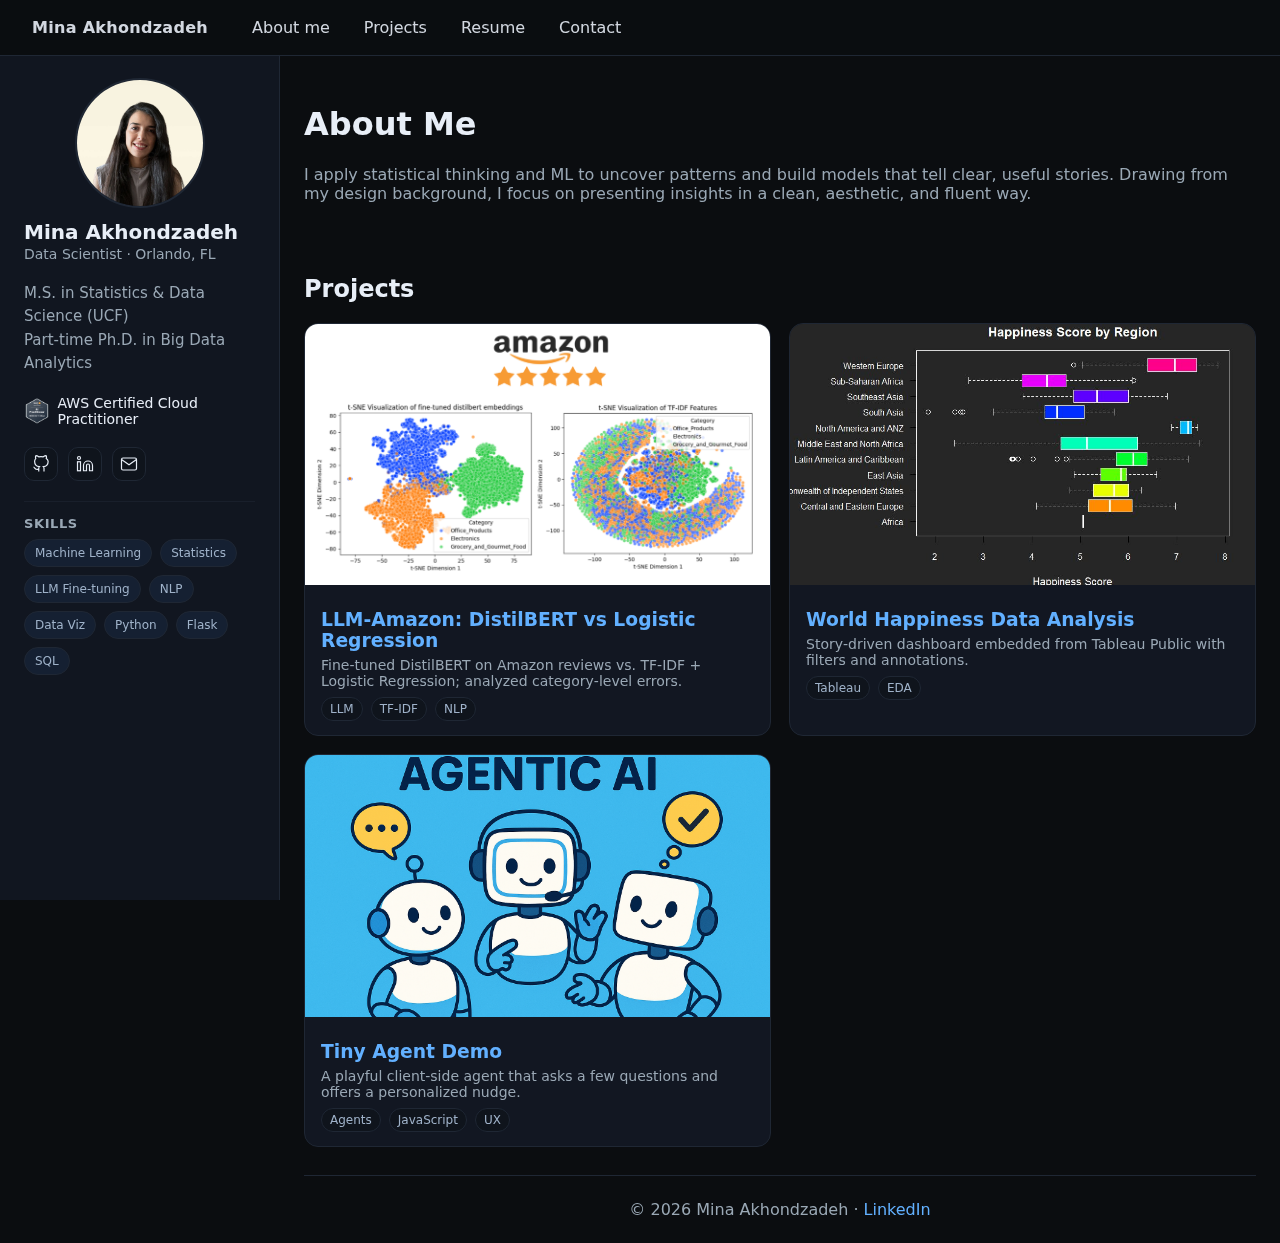
<file: index.html>
<!doctype html>
<html lang="en">
<head>
  <meta charset="utf-8" />
  <meta name="viewport" content="width=device-width,initial-scale=1" />
  <title>Mina Akhondzadeh — Data Scientist</title>
  <meta name="description" content="Portfolio — ML, Statistics, LLM fine-tuning, data visualization." />
  <style>
    :root{
      --bg:#0b0d10; --panel:#121722; --ink:#e8eef7; --muted:#9aa8b5; --accent:#62b0ff; --border:#1f2734;
      --max:1100px; --sidebar-w:280px; --page-pad:24px;
    }
    *{box-sizing:border-box}
    html{scroll-behavior:smooth}
    body{margin:0;background:var(--bg);color:var(--ink);font-family:system-ui,-apple-system,Segoe UI,Roboto,sans-serif}
    a{color:var(--accent);text-decoration:none}
    img{display:block}

    /* NAV: brand + links in one row with breathing room */
    .nav{
      position:sticky; top:0; z-index:20;
      display:flex; align-items:center;
      padding:12px var(--page-pad);
      background:rgba(11,13,16,.75);
      backdrop-filter:saturate(120%) blur(10px);
      border-bottom:1px solid var(--border);
    }
    .nav nav{display:flex; align-items:center; gap:18px; flex-wrap:wrap;}
    .nav a{color:var(--ink); opacity:.9; padding:6px 8px; border-radius:8px;}
    .nav a:hover{opacity:1; background:#0f141c;}
    .brand{font-weight:700; letter-spacing:.3px; margin-right:10px;}

    /* LAYOUT */
    .layout{display:block}
    .sidebar{
      position:fixed; top:56px; left:0; bottom:0; width:var(--sidebar-w);
      padding:22px var(--page-pad) 28px; overflow:auto;
      background:rgba(18,23,34,.9); border-right:1px solid var(--border); backdrop-filter:blur(8px);
    }
    .content{margin-left:var(--sidebar-w); padding:0 var(--page-pad);}

    /* SIDEBAR CONTENT — lighter groups + better spacing */
    .side-group{margin-bottom:20px}
    .side-photo{width:130px; height:130px; border-radius:50%; object-fit:cover; border:2px solid var(--border); background:#0f141c; display:block; margin:0 auto 12px;}
    .side-name{font-size:20px; font-weight:700; margin:12px 0 2px}
    .side-title{color:var(--muted); margin:0 0 6px; font-size:14px}
    .side-cred{color:var(--muted); font-size:15px; line-height:1.55; margin:0}
    .side-divider{height:1px; background:var(--border); opacity:.6; margin:14px 0}
    .icons{display:flex; gap:10px}
    .icon{
      width:34px; height:34px; display:inline-flex; align-items:center; justify-content:center;
      border-radius:10px; background:#0f141c; border:1px solid var(--border); cursor:pointer;
    }
    .icon svg{width:18px; height:18px; fill:none; stroke:var(--ink); stroke-width:1.6px}

    /* Tooltip near the email button */
    .icon-wrap{position:relative;}
    .tooltip{
      position:absolute; top:-40px; left:50%; transform:translateX(-50%);
      background:#121722; color:var(--ink); border:1px solid var(--border);
      border-radius:8px; padding:6px 8px; font-size:12px; white-space:nowrap;
      opacity:0; pointer-events:none; transition:opacity .18s ease, transform .18s ease;
    }
    .tooltip.show{opacity:1; transform:translateX(-50%) translateY(-2px);}

    .skills{display:flex; flex-wrap:wrap; gap:8px}
    .pill{display:inline-block; background:#152032; border:1px solid var(--border); color:#9fb2c9;
          padding:6px 10px; border-radius:999px; font-size:12px}

    /* MAIN */
    section{max-width:var(--max); margin:0 auto; padding:28px 0}
    .kicker{color:var(--muted); margin:.2rem 0 1rem}

    /* PROJECTS GRID */
    .grid{display:grid; gap:18px; grid-template-columns:repeat(2,1fr)}
    @media (max-width:700px){ .grid{grid-template-columns:1fr} }
    .card{display:flex; flex-direction:column; gap:10px; background:var(--panel); border:1px solid var(--border);
          border-radius:14px; overflow:hidden; transition:transform .08s ease, box-shadow .08s ease}
    .card:hover{transform:translateY(-2px); box-shadow:0 10px 24px rgba(0,0,0,.25)}
    .thumb{aspect-ratio:16/9; object-fit:cover; width:100%; background:#0f141c}
    .pad{padding:14px 16px}
    .card h3{margin:0 0 6px}
    .small{color:var(--muted); font-size:14px; margin:0}
    .tags{display:flex; flex-wrap:wrap; gap:8px; margin-top:8px}
    .tag{background:#0f141c; border:1px solid var(--border); padding:4px 8px; border-radius:999px; font-size:12px; color:#9fb2c9}

    footer{border-top:1px solid var(--border); text-align:center; color:var(--muted); padding:24px var(--page-pad)}
    .anchor{scroll-margin-top:70px}

    /* RESPONSIVE SIDEBAR */
    @media (max-width:960px){
      .sidebar{position:static; width:auto; border-right:none; border-top:1px solid var(--border)}
      .content{margin-left:0}
      .layout{display:flex; flex-direction:column}
    }
  </style>
</head>
<body>

  <!-- NAV -->
  <header class="nav">
    <nav>
      <a class="brand" href="index.html">Mina Akhondzadeh</a>
      <a href="about.html">About me</a>
      <a href="#projects">Projects</a>
      <a href="resume.pdf" target="_blank" rel="noopener">Resume</a>
      <a href="contact.html">Contact</a>
    </nav>
  </header>

  <div class="layout">
    <!-- SIDEBAR -->
    <aside class="sidebar">
  <div class="side-group">
    <a href="index.html"><img class="side-photo" src="images/photo1.jpeg" alt="Mina Akhondzadeh" /></a>
    <div class="side-name" style="margin-top:10px;">Mina Akhondzadeh</div>
    <div class="side-title">Data Scientist · Orlando, FL</div>
  </div>

  <div class="side-group">
    <p class="side-cred">
      M.S. in Statistics & Data Science (UCF)<br>
      Part-time Ph.D. in Big Data Analytics
    </p>
  </div>

  <div class="side-group" style="display:flex; align-items:center; gap:8px;">
    <img src="images/aws-logo.png" alt="AWS Logo" style="width:26px; height:26px;" />
    <span style="font-size:14px;">AWS Certified Cloud Practitioner</span>
  </div>

  <div class="side-group icons">
    <!-- GitHub -->
    <a class="icon" href="https://github.com/Mina-Ak1" target="_blank" rel="noopener" aria-label="GitHub">
      <svg viewBox="0 0 24 24"><path d="M9 19c-5 1.5-5-2.5-7-3m14 6v-3.87a3.37 3.37 0 0 0-.94-2.61c3.14-.35 6.44-1.54 6.44-7A5.44 5.44 0 0 0 19 4.77 5.07 5.07 0 0 0 18.91 1S17.73.65 15 2.48a13.38 13.38 0 0 0-6 0C6.27.65 5.09 1 5.09 1A5.07 5.07 0 0 0 5 4.77 5.44 5.44 0 0 0 3.5 8.52c0 5.42 3.3 6.61 6.44 7A3.37 3.37 0 0 0 9 18.13V22"></path></svg>
    </a>
    <!-- LinkedIn -->
    <a class="icon" href="https://www.linkedin.com/in/mina-akhondzadeh/" target="_blank" rel="noopener" aria-label="LinkedIn">
      <svg viewBox="0 0 24 24"><path d="M16 8a6 6 0 0 1 6 6v7h-4v-7a2 2 0 0 0-2-2 2 2 0 0 0-2 2v7h-4v-7a6 6 0 0 1 6-6z"></path><rect x="2" y="9" width="4" height="12"></rect><circle cx="4" cy="4" r="2"></circle></svg>
    </a>
    <!-- Email (copy) with local tooltip -->
    <div class="icon-wrap">
      <button class="icon" id="copyEmail" aria-label="Copy Email">
        <svg viewBox="0 0 24 24">
          <path d="M4 4h16a2 2 0 0 1 2 2v12a2 2 0 0 1-2 2H4a2 2 0 0 1-2-2V6a2 2 0 0 1 2-2z"></path>
          <path d="m22 6-10 7L2 6"></path>
        </svg>
      </button>
      <span id="emailTip" class="tooltip" role="status" aria-live="polite">Email copied</span>
    </div>
  </div>

  <div class="side-divider"></div>

  <div class="side-group">
    <h3 style="margin:0 0 8px; font-size:13px; color:var(--muted); text-transform:uppercase; letter-spacing:.6px;">Skills</h3>
    <div class="skills">
      <span class="pill">Machine Learning</span>
      <span class="pill">Statistics</span>
      <span class="pill">LLM Fine-tuning</span>
      <span class="pill">NLP</span>
      <span class="pill">Data Viz</span>
      <span class="pill">Python</span>
      <span class="pill">Flask</span>
      <span class="pill">SQL</span>
    </div>
  </div>
</aside>


    <!-- MAIN CONTENT -->
    <main class="content">
      <!-- ABOUT (brief) -->
      <section id="about" class="anchor">
        <h1>About Me</h1>
        <p class="kicker">
          I apply statistical thinking and ML to uncover patterns and build models that tell clear, useful stories.
          Drawing from my design background, I focus on presenting insights in a clean, aesthetic, and fluent way.
        </p>
      </section>

      <!-- PROJECTS -->
      <section id="projects" class="anchor">
        <h2 style="margin-top:0">Projects</h2>
        <div class="grid">
          <!-- Card 1: LLM project -->
          <a class="card" href="projects/llm-amazon.html">
            <img class="thumb" src="images/llm-thumb.png" alt="LLM vs classical methods thumbnail" />
            <div class="pad">
              <h3>LLM‑Amazon: DistilBERT vs Logistic Regression</h3>
              <p class="small">Fine‑tuned DistilBERT on Amazon reviews vs. TF‑IDF + Logistic Regression; analyzed category‑level errors.</p>
              <div class="tags">
                <span class="tag">LLM</span><span class="tag">TF‑IDF</span><span class="tag">NLP</span>
              </div>
            </div>
          </a>

          <!-- Card 2: Data viz -->
          <a class="card" href="projects/happiness.html">
            <img class="thumb" src="images/hero-happiness.jpeg" alt="Tableau dashboard thumbnail" />
            <div class="pad">
              <h3>World Happiness Data Analysis</h3>
              <p class="small">Story‑driven dashboard embedded from Tableau Public with filters and annotations.</p>
              <div class="tags">
                <span class="tag">Tableau</span><span class="tag">EDA</span>
              </div>
            </div>
          </a>

          <!-- Card 3: Agent Demo -->
          <a class="card" href="projects/agent-demo.html">
            <img class="thumb" src="images/agent-thumb.png" alt="Agent demo thumbnail" />
            <div class="pad">
              <h3>Tiny Agent Demo</h3>
              <p class="small">A playful client‑side agent that asks a few questions and offers a personalized nudge.</p>
              <div class="tags">
                <span class="tag">Agents</span><span class="tag">JavaScript</span><span class="tag">UX</span>
              </div>
            </div>
          </a>
        </div>
      </section>

      <footer>
        © <span id="year"></span> Mina Akhondzadeh ·
        <a href="https://www.linkedin.com/in/mina-akhondzadeh/" target="_blank" rel="noopener">LinkedIn</a>
      </footer>
    </main>
  </div>

  <script>
    document.getElementById("year").textContent = new Date().getFullYear();

    // Copy-to-clipboard with tooltip near the button
    const copyBtn = document.getElementById("copyEmail");
    const tip = document.getElementById("emailTip");
    copyBtn.addEventListener("click", () => {
      navigator.clipboard.writeText("mina.akhndzd@gmail.com").then(() => {
        tip.classList.add("show");
        setTimeout(()=> tip.classList.remove("show"), 1100);
      });
    });
  </script>
</body>
</html>
</file>
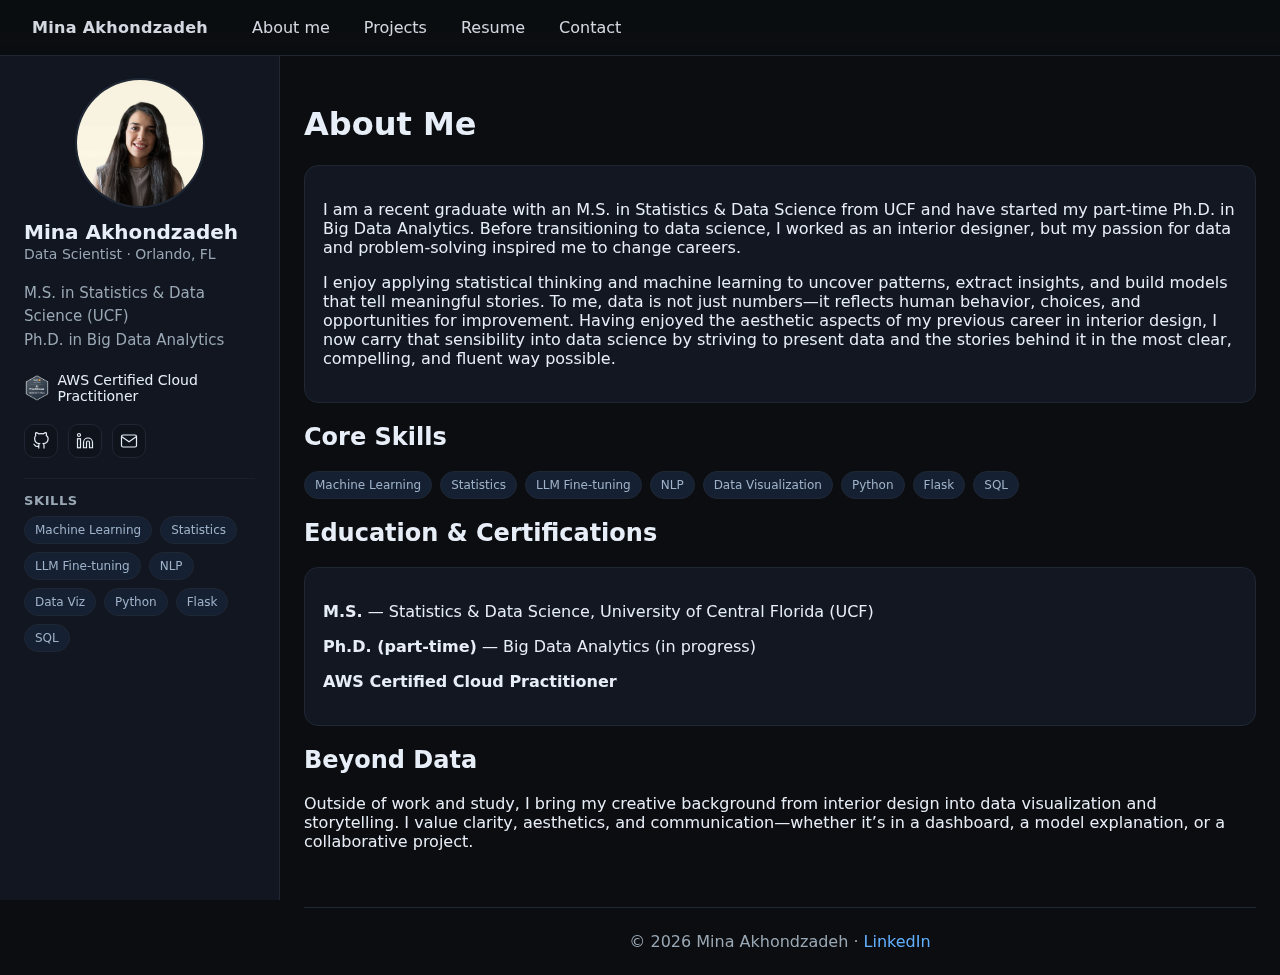
<file: about.html>
<!doctype html>
<html lang="en">
<head>
   <!-- Google tag (gtag.js) -->
<script async src="https://www.googletagmanager.com/gtag/js?id=G-ZMZ1TSCZV7"></script>
<script>
  window.dataLayer = window.dataLayer || [];
  function gtag(){dataLayer.push(arguments);}
  gtag('js', new Date());

  gtag('config', 'G-ZMZ1TSCZV7');
</script>


  <meta charset="utf-8" />
  <meta name="viewport" content="width=device-width,initial-scale=1" />
  <title>About Me — Mina Akhondzadeh</title>
  <meta name="description" content="About — Mina Akhondzadeh, Data Scientist in Orlando, FL." />
  <style>
    :root{
      --bg:#0b0d10; --panel:#121722; --ink:#e8eef7; --muted:#9aa8b5; --accent:#62b0ff; --border:#1f2734;
      --max:1100px; --sidebar-w:280px; --page-pad:24px;
    }
    *{box-sizing:border-box}
    html{scroll-behavior:smooth}
    body{margin:0;background:var(--bg);color:var(--ink);font-family:system-ui,-apple-system,Segoe UI,Roboto,sans-serif}
    a{color:var(--accent);text-decoration:none}
    img{display:block}

    /* NAV (same as main) */
    .nav{
      position:sticky; top:0; z-index:20;
      display:flex; align-items:center;
      padding:12px var(--page-pad);
      background:rgba(11,13,16,.75);
      backdrop-filter:saturate(120%) blur(10px);
      border-bottom:1px solid var(--border);
    }
    .nav nav{display:flex; align-items:center; gap:18px; flex-wrap:wrap;}
    .nav a{color:var(--ink); opacity:.9; padding:6px 8px; border-radius:8px;}
    .nav a:hover{opacity:1; background:#0f141c;}
    .brand{font-weight:700; letter-spacing:.3px; margin-right:10px;}

    /* LAYOUT (same as main) */
    .layout{display:block}
    .sidebar{
      position:fixed; top:56px; left:0; bottom:0; width:var(--sidebar-w);
      padding:22px var(--page-pad) 28px; overflow:auto;
      background:rgba(18,23,34,.9); border-right:1px solid var(--border); backdrop-filter:blur(8px);
    }
    .content{margin-left:var(--sidebar-w); padding:0 var(--page-pad);}

    /* SIDEBAR CONTENT */
    .side-group{margin-bottom:20px}
    .side-photo{width:130px; height:130px; border-radius:50%; object-fit:cover; border:2px solid var(--border); background:#0f141c; display:block; margin:0 auto 12px;}
    .side-name{font-size:20px; font-weight:700; margin:12px 0 2px}
    .side-title{color:var(--muted); margin:0 0 6px; font-size:14px}
    .side-cred{color:var(--muted); font-size:15px; line-height:1.55; margin:0}
    .side-divider{height:1px; background:var(--border); opacity:.6; margin:14px 0}
    .icons{display:flex; gap:10px}
    .icon{
      width:34px; height:34px; display:inline-flex; align-items:center; justify-content:center;
      border-radius:10px; background:#0f141c; border:1px solid var(--border); cursor:pointer;
    }
    .icon svg{width:18px; height:18px; fill:none; stroke:var(--ink); stroke-width:1.6px}

    /* Tooltip for email copy */
    .icon-wrap{position:relative;}
    .tooltip{
      position:absolute; top:-40px; left:50%; transform:translateX(-50%);
      background:#121722; color:var(--ink); border:1px solid var(--border);
      border-radius:8px; padding:6px 8px; font-size:12px; white-space:nowrap;
      opacity:0; pointer-events:none; transition:opacity .18s ease, transform .18s ease;
    }
    .tooltip.show{opacity:1; transform:translateX(-50%) translateY(-2px);}

    /* PAGE CONTENT */
    main section{max-width:var(--max); margin:0 auto; padding:28px 0 40px;}
    .panel{
      background:var(--panel); border:1px solid var(--border); border-radius:14px;
      padding:18px; margin:20px 0;
    }
    .skills{display:flex; flex-wrap:wrap; gap:8px}
    .pill{display:inline-block; background:#152032; border:1px solid var(--border); color:#9fb2c9;
          padding:6px 10px; border-radius:999px; font-size:12px}

    /* Responsive sidebar */
    @media (max-width:960px){
      .sidebar{position:static; width:auto; border-right:none; border-top:1px solid var(--border)}
      .content{margin-left:0}
      .layout{display:flex; flex-direction:column}
    }
  </style>
</head>
<body>

  <!-- NAV -->
  <header class="nav">
    <nav>
      <a class="brand" href="index.html">Mina Akhondzadeh</a>
      <a href="about.html">About me</a>
      <a href="index.html#projects">Projects</a>
      <a href="resume.pdf" target="_blank" rel="noopener">Resume</a>
      <a href="contact.html">Contact</a>
    </nav>
  </header>

  <div class="layout">
    <!-- SIDEBAR (same as main) -->
    <aside class="sidebar">
      <div class="side-group">
        <a href="index.html"><img class="side-photo" src="images/photo1.jpeg" alt="Mina Akhondzadeh" /></a>
        <div class="side-name" style="margin-top:10px;">Mina Akhondzadeh</div>
        <div class="side-title">Data Scientist · Orlando, FL</div>
      </div>

      <div class="side-group">
        <p class="side-cred">
          M.S. in Statistics & Data Science (UCF)<br>
          Ph.D. in Big Data Analytics
        </p>
      </div>

      <a href="documents/aws-cert.pdf" target="_blank" rel="noopener" style="text-decoration:none; color:inherit;">
        <div class="side-group" style="display:flex; align-items:center; gap:8px;">
          <img src="images/aws-logo.png" alt="AWS Logo" style="width:26px; height:26px;" />
          <span style="font-size:14px;">AWS Certified Cloud Practitioner</span>
        </div>
      </a>

      <div class="side-group icons">
        <!-- GitHub -->
        <a class="icon" href="https://github.com/Mina-Ak1" target="_blank" rel="noopener" aria-label="GitHub">
          <svg viewBox="0 0 24 24"><path d="M9 19c-5 1.5-5-2.5-7-3m14 6v-3.87a3.37 3.37 0 0 0-.94-2.61c3.14-.35 6.44-1.54 6.44-7A5.44 5.44 0 0 0 19 4.77 5.07 5.07 0 0 0 18.91 1S17.73.65 15 2.48a13.38 13.38 0 0 0-6 0C6.27.65 5.09 1 5.09 1A5.07 5.07 0 0 0 5 4.77 5.44 5.44 0 0 0 3.5 8.52c0 5.42 3.3 6.61 6.44 7A3.37 3.37 0 0 0 9 18.13V22"></path></svg>
        </a>
        <!-- LinkedIn -->
        <a class="icon" href="https://www.linkedin.com/in/mina-akhondzadeh/" target="_blank" rel="noopener" aria-label="LinkedIn">
          <svg viewBox="0 0 24 24"><path d="M16 8a6 6 0 0 1 6 6v7h-4v-7a2 2 0 0 0-2-2 2 2 0 0 0-2 2v7h-4v-7a6 6 0 0 1 6-6z"></path><rect x="2" y="9" width="4" height="12"></rect><circle cx="4" cy="4" r="2"></circle></svg>
        </a>
        <!-- Email (copy) with tooltip -->
        <div class="icon-wrap">
          <button class="icon" id="copyEmail" aria-label="Copy Email">
            <svg viewBox="0 0 24 24">
              <path d="M4 4h16a2 2 0 0 1 2 2v12a2 2 0 0 1-2 2H4a2 2 0 0 1-2-2V6a2 2 0 0 1 2-2z"></path>
              <path d="m22 6-10 7L2 6"></path>
            </svg>
          </button>
          <span id="emailTip" class="tooltip" role="status" aria-live="polite">Email copied</span>
        </div>
      </div>

      <div class="side-divider"></div>

      <div class="side-group">
        <h3 style="margin:0 0 8px; font-size:13px; color:var(--muted); text-transform:uppercase; letter-spacing:.6px;">Skills</h3>
        <div class="skills">
          <span class="pill">Machine Learning</span>
          <span class="pill">Statistics</span>
          <span class="pill">LLM Fine‑tuning</span>
          <span class="pill">NLP</span>
          <span class="pill">Data Viz</span>
          <span class="pill">Python</span>
          <span class="pill">Flask</span>
          <span class="pill">SQL</span>
        </div>
      </div>
    </aside>

    <!-- PAGE CONTENT -->
    <main class="content">
      <section>
        <h1>About Me</h1>
        <div class="panel">
          <p>
            I am a recent graduate with an M.S. in Statistics & Data Science from UCF and have started my part‑time Ph.D. in
            Big Data Analytics. Before transitioning to data science, I worked as an interior designer, but my passion for
            data and problem‑solving inspired me to change careers.
          </p>
          <p>
            I enjoy applying statistical thinking and machine learning to uncover patterns, extract insights, and build models
            that tell meaningful stories. To me, data is not just numbers—it reflects human behavior, choices, and opportunities
            for improvement. Having enjoyed the aesthetic aspects of my previous career in interior design, I now carry that
            sensibility into data science by striving to present data and the stories behind it in the most clear, compelling,
            and fluent way possible.
          </p>
        </div>

        <h2>Core Skills</h2>
        <div class="skills">
          <span class="pill">Machine Learning</span>
          <span class="pill">Statistics</span>
          <span class="pill">LLM Fine‑tuning</span>
          <span class="pill">NLP</span>
          <span class="pill">Data Visualization</span>
          <span class="pill">Python</span>
          <span class="pill">Flask</span>
          <span class="pill">SQL</span>
        </div>

        <h2>Education & Certifications</h2>
        <div class="panel">
          <p><strong>M.S.</strong> — Statistics & Data Science, University of Central Florida (UCF)</p>
          <p><strong>Ph.D. (part‑time)</strong> — Big Data Analytics (in progress)</p>
          <p><strong>AWS Certified Cloud Practitioner</strong></p>
        </div>

        <h2>Beyond Data</h2>
        <p>
          Outside of work and study, I bring my creative background from interior design into data visualization and
          storytelling. I value clarity, aesthetics, and communication—whether it’s in a dashboard, a model explanation,
          or a collaborative project.
        </p>
      </section>

      <footer style="border-top:1px solid var(--border); text-align:center; color:var(--muted); padding:24px var(--page-pad)">
        © <span id="year"></span> Mina Akhondzadeh ·
        <a href="https://www.linkedin.com/in/mina-akhondzadeh/" target="_blank" rel="noopener">LinkedIn</a>
      </footer>
    </main>
  </div>

  <script>
    document.getElementById("year").textContent = new Date().getFullYear();
    const copyBtn = document.getElementById("copyEmail");
    const tip = document.getElementById("emailTip");
    copyBtn.addEventListener("click", () => {
      navigator.clipboard.writeText("mina.akhndzd@gmail.com").then(() => {
        tip.classList.add("show");
        setTimeout(()=> tip.classList.remove("show"), 1100);
      });
    });
  </script>
</body>
</html>
</file>
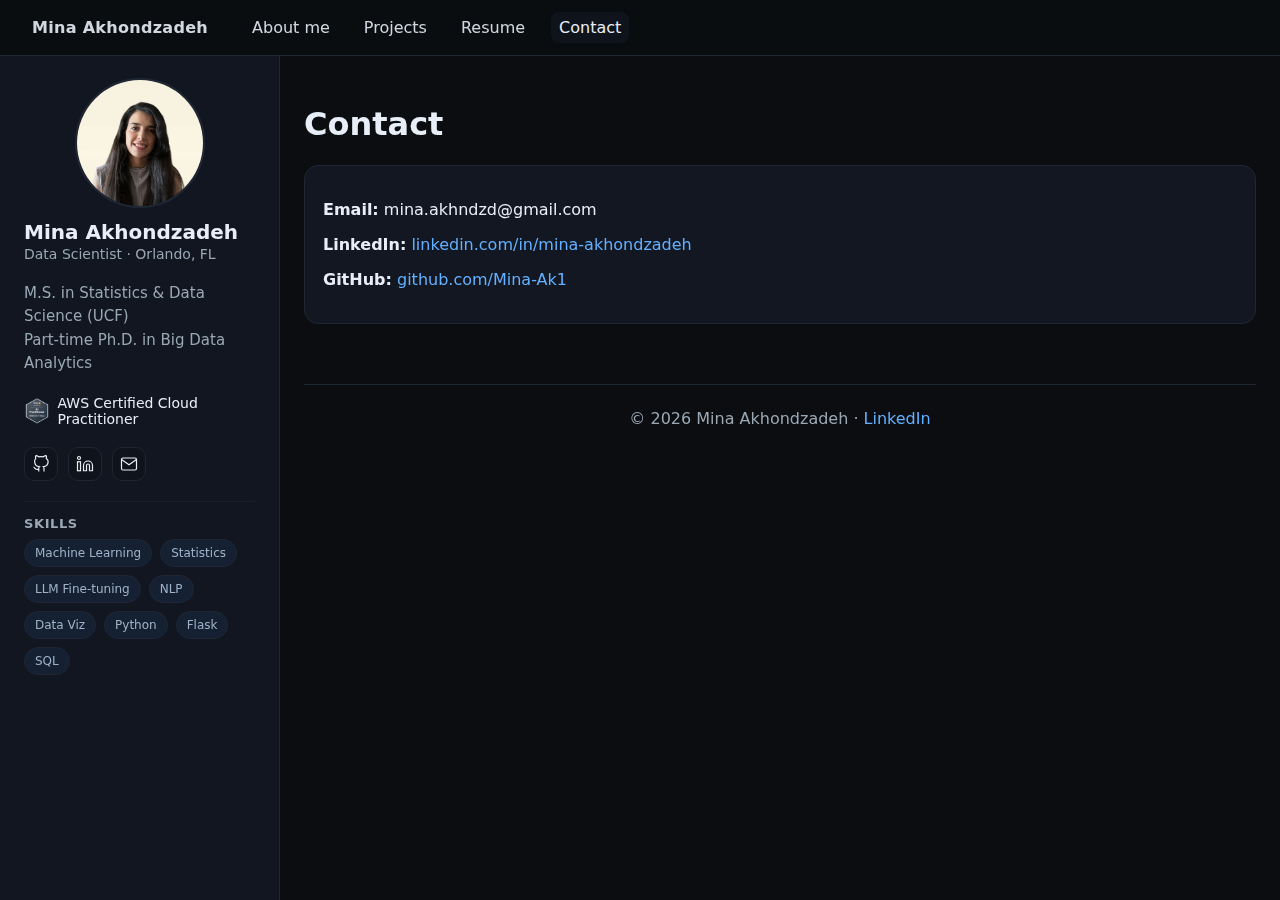
<file: contact.html>
<!doctype html>
<html lang="en">
<head>
    <!-- Google tag (gtag.js) -->
  <script async src="https://www.googletagmanager.com/gtag/js?id=G-VF6ZWBC7D2"></script>
  <script>
    window.dataLayer = window.dataLayer || [];
    function gtag(){dataLayer.push(arguments);}
    gtag('js', new Date());

    gtag('config', 'G-VF6ZWBC7D2', {'traffic_type': 'internal'});
  </script>


  <meta charset="utf-8" />
  <meta name="viewport" content="width=device-width,initial-scale=1" />
  <title>Contact — Mina Akhondzadeh</title>
  <meta name="description" content="Contact — Mina Akhondzadeh, Data Scientist in Orlando, FL." />
  <style>
    :root{
      --bg:#0b0d10; --panel:#121722; --ink:#e8eef7; --muted:#9aa8b5; --accent:#62b0ff; --border:#1f2734;
      --max:1100px; --sidebar-w:280px; --page-pad:24px;
    }
    *{box-sizing:border-box}
    html{scroll-behavior:smooth}
    body{margin:0;background:var(--bg);color:var(--ink);font-family:system-ui,-apple-system,Segoe UI,Roboto,sans-serif}
    a{color:var(--accent);text-decoration:none}
    img{display:block}

    /* NAV */
    .nav{
      position:sticky; top:0; z-index:20;
      display:flex; align-items:center;
      padding:12px var(--page-pad);
      background:rgba(11,13,16,.75);
      backdrop-filter:saturate(120%) blur(10px);
      border-bottom:1px solid var(--border);
    }
    .nav nav{display:flex; align-items:center; gap:18px; flex-wrap:wrap}
    .nav a{color:var(--ink); opacity:.9; padding:6px 8px; border-radius:8px}
    .nav a:hover{opacity:1; background:#0f141c}
    .nav a.active{background:#0f141c; opacity:1}
    .brand{font-weight:700; letter-spacing:.3px; margin-right:10px}

    /* LAYOUT */
    .layout{display:block}
    .sidebar{
      position:fixed; top:56px; left:0; bottom:0; width:var(--sidebar-w);
      padding:22px var(--page-pad) 28px; overflow:auto;
      background:rgba(18,23,34,.9); border-right:1px solid var(--border); backdrop-filter:blur(8px);
    }
    .content{margin-left:var(--sidebar-w); padding:0 var(--page-pad)}

    /* SIDEBAR CONTENT */
    .side-group{margin-bottom:20px}
    .side-photo{width:130px; height:130px; border-radius:50%; object-fit:cover; border:2px solid var(--border); background:#0f141c; display:block; margin:0 auto 12px}
    .side-name{font-size:20px; font-weight:700; margin:12px 0 2px}
    .side-title{color:var(--muted); margin:0 0 6px; font-size:14px}
    .side-cred{color:var(--muted); font-size:15px; line-height:1.55; margin:0}
    .side-divider{height:1px; background:var(--border); opacity:.6; margin:14px 0}
    .icons{display:flex; gap:10px}
    .icon{
      width:34px; height:34px; display:inline-flex; align-items:center; justify-content:center;
      border-radius:10px; background:#0f141c; border:1px solid var(--border); cursor:pointer
    }
    .icon svg{width:18px; height:18px; fill:none; stroke:var(--ink); stroke-width:1.6px}

    .icon-wrap{position:relative}
    .tooltip{
      position:absolute; top:-40px; left:50%; transform:translateX(-50%);
      background:#121722; color:var(--ink); border:1px solid var(--border);
      border-radius:8px; padding:6px 8px; font-size:12px; white-space:nowrap;
      opacity:0; pointer-events:none; transition:opacity .18s ease, transform .18s ease
    }
    .tooltip.show{opacity:1; transform:translateX(-50%) translateY(-2px)}



    /* PAGE CONTENT */
    main section{max-width:var(--max); margin:0 auto; padding:28px 0 40px}
    .panel{
      background:var(--panel); border:1px solid var(--border); border-radius:14px;
      padding:18px; margin:20px 0
    }

    .skills{display:flex; flex-wrap:wrap; gap:8px}
    .pill{display:inline-block; background:#152032; border:1px solid var(--border); color:#9fb2c9;
          padding:6px 10px; border-radius:999px; font-size:12px}
          



    /* RESPONSIVE */
    @media (max-width:960px){
      .sidebar{position:static; width:auto; border-right:none; border-top:1px solid var(--border)}
      .content{margin-left:0}
      .layout{display:flex; flex-direction:column}
    }
  </style>
</head>
<body>

  <!-- NAV -->
  <header class="nav">
    <nav>
      <a class="brand" href="index.html">Mina Akhondzadeh</a>
      <a href="about.html">About me</a>
      <a href="index.html#projects">Projects</a>
      <a href="resume.pdf" target="_blank" rel="noopener">Resume</a>
      <a href="contact.html" class="active">Contact</a>
    </nav>
  </header>

  <div class="layout">
    <!-- SIDEBAR -->
    <aside class="sidebar">
      <div class="side-group">
        <a href="index.html"><img class="side-photo" src="images/photo1.jpeg" alt="Mina Akhondzadeh" /></a>
        <div class="side-name" style="margin-top:10px;">Mina Akhondzadeh</div>
        <div class="side-title">Data Scientist · Orlando, FL</div>
      </div>

      <div class="side-group">
        <p class="side-cred">
          M.S. in Statistics & Data Science (UCF)<br>
          Part-time Ph.D. in Big Data Analytics
        </p>
      </div>

      <a href="documents/aws-cert.pdf" target="_blank" rel="noopener" style="text-decoration:none; color:inherit;">
        <div class="side-group" style="display:flex; align-items:center; gap:8px;">
          <img src="images/aws-logo.png" alt="AWS Logo" style="width:26px; height:26px;" />
          <span style="font-size:14px;">AWS Certified Cloud Practitioner</span>
        </div>
      </a>

      <div class="side-group icons">
        <!-- GitHub -->
        <a class="icon" href="https://github.com/Mina-Ak1" target="_blank" rel="noopener" aria-label="GitHub">
          <svg viewBox="0 0 24 24"><path d="M9 19c-5 1.5-5-2.5-7-3m14 6v-3.87a3.37 3.37 0 0 0-.94-2.61c3.14-.35 6.44-1.54 6.44-7A5.44 5.44 0 0 0 19 4.77 5.07 5.07 0 0 0 18.91 1S17.73.65 15 2.48a13.38 13.38 0 0 0-6 0C6.27.65 5.09 1 5.09 1A5.07 5.07 0 0 0 5 4.77 5.44 5.44 0 0 0 3.5 8.52c0 5.42 3.3 6.61 6.44 7A3.37 3.37 0 0 0 9 18.13V22"></path></svg>
        </a>
        <!-- LinkedIn -->
        <a class="icon" href="https://www.linkedin.com/in/mina-akhondzadeh/" target="_blank" rel="noopener" aria-label="LinkedIn">
          <svg viewBox="0 0 24 24"><path d="M16 8a6 6 0 0 1 6 6v7h-4v-7a2 2 0 0 0-2-2 2 2 0 0 0-2 2v7h-4v-7a6 6 0 0 1 6-6z"></path><rect x="2" y="9" width="4" height="12"></rect><circle cx="4" cy="4" r="2"></circle></svg>
        </a>
        <!-- Email (copy) with tooltip -->
        <div class="icon-wrap">
          <button class="icon" id="copyEmail" aria-label="Copy Email">
            <svg viewBox="0 0 24 24">
              <path d="M4 4h16a2 2 0 0 1 2 2v12a2 2 0 0 1-2 2H4a2 2 0 0 1-2-2V6a2 2 0 0 1 2-2z"></path>
              <path d="m22 6-10 7L2 6"></path>
            </svg>
          </button>
          <span id="emailTip" class="tooltip" role="status" aria-live="polite">Email copied</span>
        </div>
      </div>

      <div class="side-divider"></div>

      <div class="side-group">
        <h3 style="margin:0 0 8px; font-size:13px; color:var(--muted); text-transform:uppercase; letter-spacing:.6px;">Skills</h3>
        <div class="skills">
          <span class="pill">Machine Learning</span>
          <span class="pill">Statistics</span>
          <span class="pill">LLM Fine‑tuning</span>
          <span class="pill">NLP</span>
          <span class="pill">Data Viz</span>
          <span class="pill">Python</span>
          <span class="pill">Flask</span>
          <span class="pill">SQL</span>
        </div>
      </div>
    </aside>








    <!-- CONTENT -->
    <main class="content">
      <section>
        <h1>Contact</h1>
        <div class="panel">
          <p><strong>Email:</strong> mina.akhndzd@gmail.com</p>
          <p><strong>LinkedIn:</strong> <a href="https://www.linkedin.com/in/mina-akhondzadeh/" target="_blank" rel="noopener">linkedin.com/in/mina-akhondzadeh</a></p>
          <p><strong>GitHub:</strong> <a href="https://github.com/Mina-Ak1" target="_blank" rel="noopener">github.com/Mina-Ak1</a></p>
        </div>
      </section>

      <footer style="border-top:1px solid var(--border); text-align:center; color:var(--muted); padding:24px var(--page-pad)">
        © <span id="year"></span> Mina Akhondzadeh ·
        <a href="https://www.linkedin.com/in/mina-akhondzadeh/" target="_blank" rel="noopener">LinkedIn</a>
      </footer>
    </main>
  </div>

  <script>
    document.getElementById("year").textContent = new Date().getFullYear();

    // Robust copy-to-clipboard with fallback + tooltip
    const copyText = (text) => {
      if (navigator.clipboard?.writeText) return navigator.clipboard.writeText(text);
      const ta = document.createElement("textarea");
      ta.value = text; document.body.appendChild(ta); ta.select();
      try { document.execCommand("copy"); } finally { document.body.removeChild(ta); }
      return Promise.resolve();
    };

    const btn = document.getElementById("copyEmail");
    const tip = document.getElementById("emailTip");
    if (btn && tip) {
      btn.addEventListener("click", () => {
        copyText("mina.akhndzd@gmail.com").then(() => {
          tip.classList.add("show");
          setTimeout(()=> tip.classList.remove("show"), 1100);
        });
      });
    }
  </script>
</body>
</html>
</file>
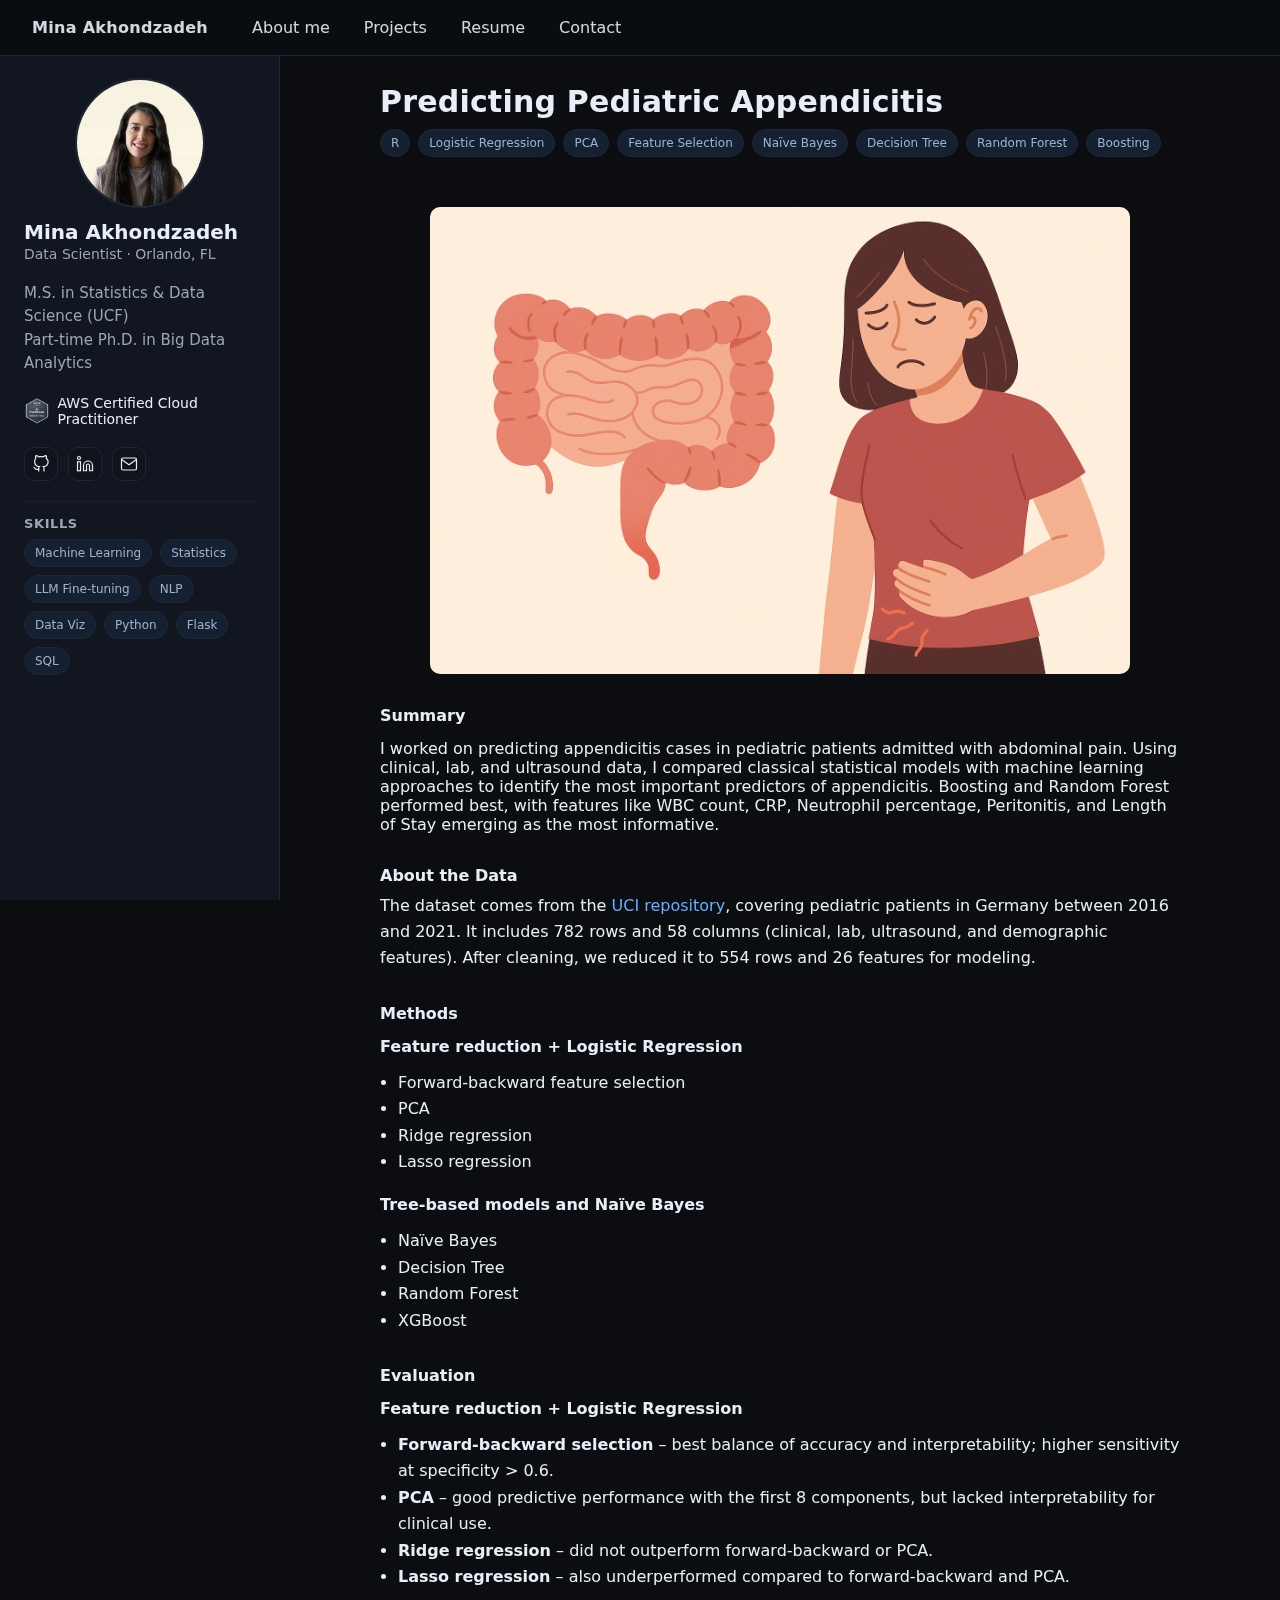
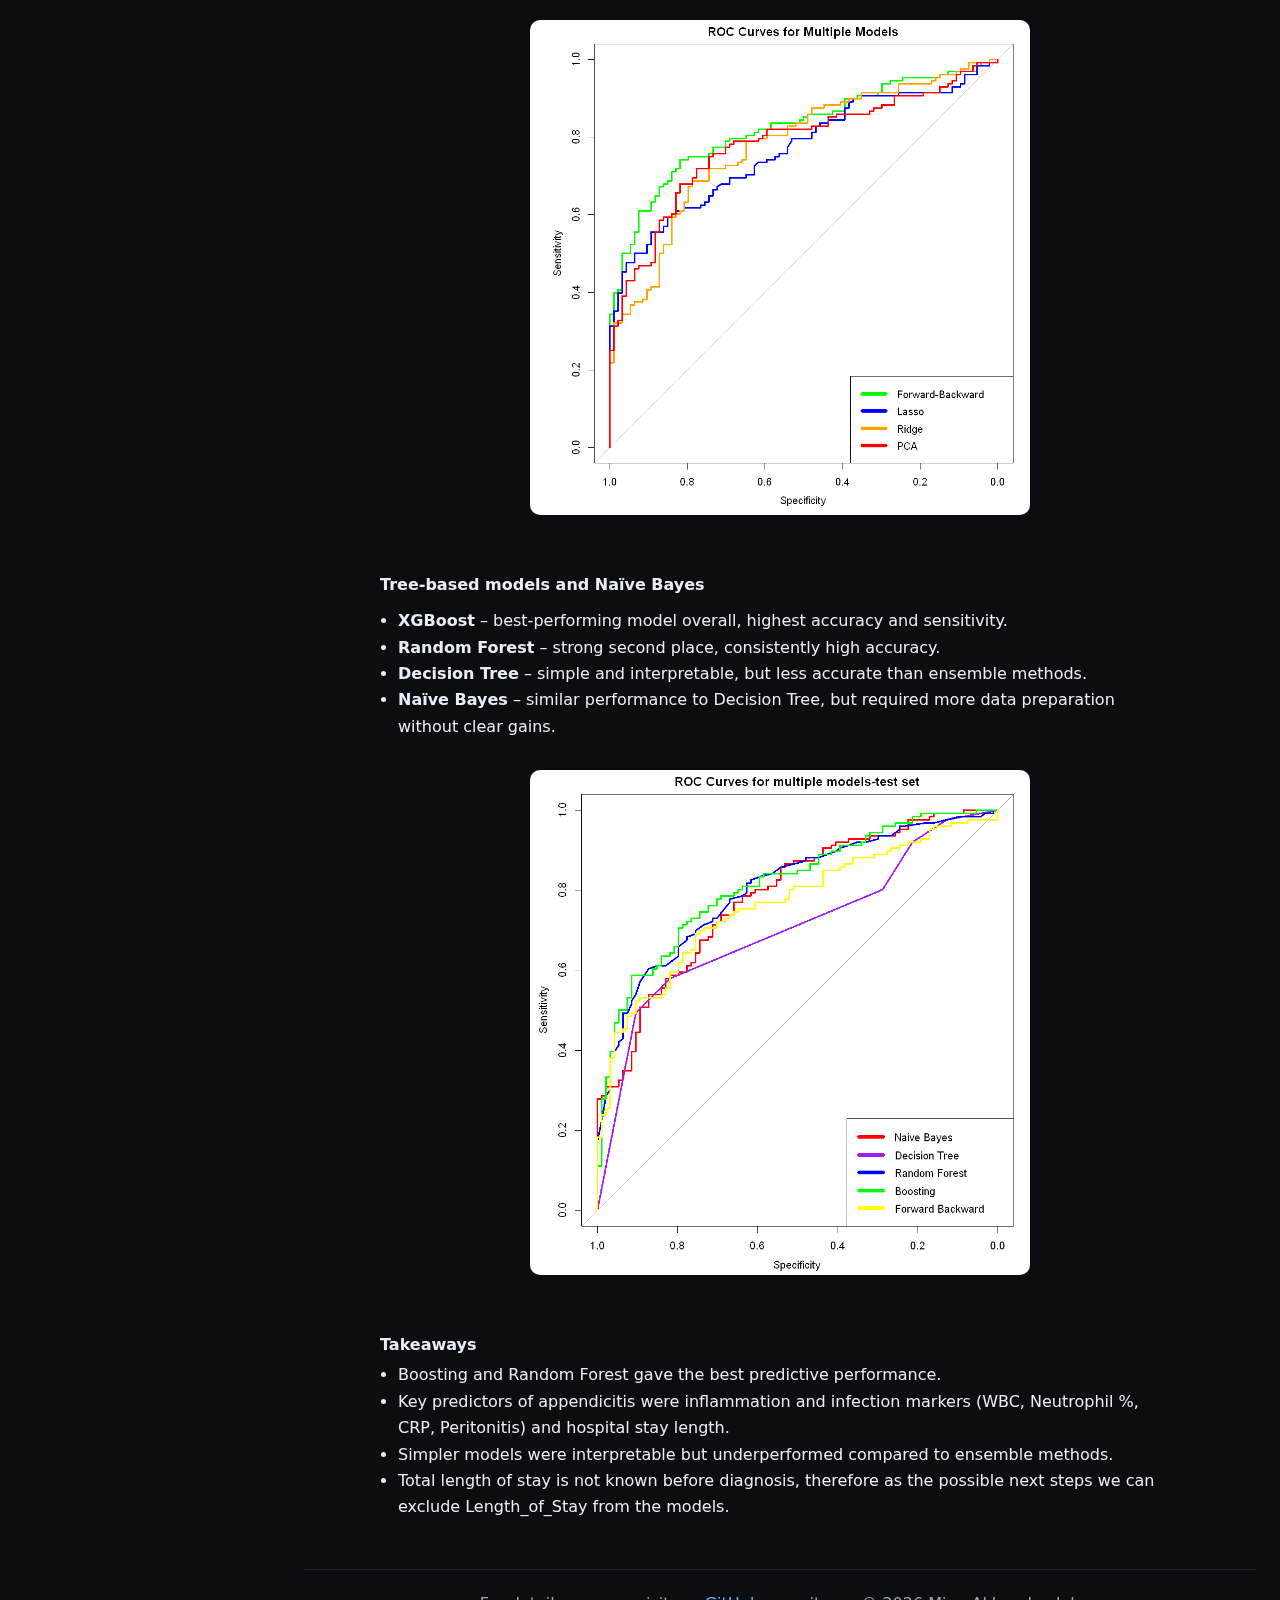
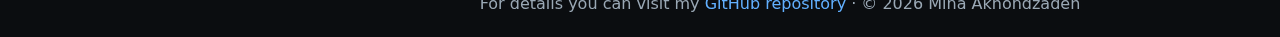
<file: projects/apendicitis.html>
<!doctype html>
<html lang="en">
<head>

  <!-- Google tag (gtag.js) -->
  <script async src="https://www.googletagmanager.com/gtag/js?id=G-VF6ZWBC7D2"></script>
  <script>
    window.dataLayer = window.dataLayer || [];
    function gtag(){dataLayer.push(arguments);}
    gtag('js', new Date());

    gtag('config', 'G-VF6ZWBC7D2');
  </script>
  <meta charset="utf-8" />
  <meta name="viewport" content="width=device-width,initial-scale=1" />
  <title>Predicting Pediatric Appendicitis</title>
  <meta name="description" content="Using statistical models and ML methods to predict appendicitis cases from clinical and lab data." />
  <link rel="stylesheet" href="../style.css" />
</head>
<body>
  <!-- NAV -->
  <header class="nav">
    <nav>
      <a class="brand" href="../index.html">Mina Akhondzadeh</a>
      <a href="../about.html">About me</a>
      <a href="../index.html#projects">Projects</a>
      <a href="../resume.pdf" target="_blank" rel="noopener">Resume</a>
      <a href="../contact.html">Contact</a>
    </nav>
  </header>

  <div class="layout">
    <!-- SIDEBAR (same as other project) -->
    <aside class="sidebar">
      <div class="side-group">
        <a href="../index.html"><img class="side-photo" src="../images/photo1.jpeg" alt="Mina Akhondzadeh" /></a>
        <div class="side-name" style="margin-top:10px;">Mina Akhondzadeh</div>
        <div class="side-title">Data Scientist · Orlando, FL</div>
      </div>
      <div class="side-group">
        <p class="side-cred">
          M.S. in Statistics & Data Science (UCF)<br>
          Part-time Ph.D. in Big Data Analytics
        </p>
      </div>
      
      <a href="../documents/aws-cert.pdf" target="_blank" rel="noopener" style="text-decoration:none; color:inherit;">
        <div class="side-group" style="display:flex; align-items:center; gap:8px;">
          <img src="../images/aws-logo.png" alt="AWS Logo" style="width:26px; height:26px;" />
          <span style="font-size:14px;">AWS Certified Cloud Practitioner</span>
        </div>
      </a>

      <div class="side-group icons">
        <a class="icon" href="https://github.com/Mina-Ak1" target="_blank" rel="noopener" aria-label="GitHub">
          <svg viewBox="0 0 24 24"><path d="M9 19c-5 1.5-5-2.5-7-3m14 6v-3.87a3.37 3.37 0 0 0-.94-2.61c3.14-.35 6.44-1.54 6.44-7A5.44 5.44 0 0 0 19 4.77 5.07 5.07 0 0 0 18.91 1S17.73.65 15 2.48a13.38 13.38 0 0 0-6 0C6.27.65 5.09 1 5.09 1A5.07 5.07 0 0 0 5 4.77 5.44 5.44 0 0 0 3.5 8.52c0 5.42 3.3 6.61 6.44 7A3.37 3.37 0 0 0 9 18.13V22"></path></svg>
        </a>
        <a class="icon" href="https://www.linkedin.com/in/mina-akhondzadeh/" target="_blank" rel="noopener" aria-label="LinkedIn">
          <svg viewBox="0 0 24 24"><path d="M16 8a6 6 0 0 1 6 6v7h-4v-7a2 2 0 0 0-2-2 2 2 0 0 0-2 2v7h-4v-7a6 6 0 0 1 6-6z"></path><rect x="2" y="9" width="4" height="12"></rect><circle cx="4" cy="4" r="2"></circle></svg>
        </a>
        <div class="icon-wrap">
          <button class="icon" id="copyEmail" aria-label="Copy Email">
            <svg viewBox="0 0 24 24"><path d="M4 4h16a2 2 0 0 1 2 2v12a2 2 0 0 1-2 2H4a2 2 0 0 1-2-2V6a2 2 0 0 1 2-2z"></path><path d="m22 6-10 7L2 6"></path></svg>
          </button>
          <span id="emailTip" class="tooltip" role="status" aria-live="polite">Email copied</span>
        </div>
      </div>
      <div class="side-divider"></div>
      <div class="side-group">
        <h3 style="margin:0 0 8px; font-size:13px; color:var(--muted); text-transform:uppercase; letter-spacing:.6px;">Skills</h3>
        <div class="skills">
          <span class="pill">Machine Learning</span>
          <span class="pill">Statistics</span>
          <span class="pill">LLM Fine-tuning</span>
          <span class="pill">NLP</span>
          <span class="pill">Data Viz</span>
          <span class="pill">Python</span>
          <span class="pill">Flask</span>
          <span class="pill">SQL</span>
        </div>
      </div>
    </aside>

    <!-- MAIN CONTENT -->
    <main class="content narrow">
      <section>
        <h1>Predicting Pediatric Appendicitis</h1>

        <div class="skills" style="margin: 10px 0 30px;">
          <span class="pill">R</span>            
          <span class="pill">Logistic Regression</span>
          <span class="pill">PCA</span>
          <span class="pill">Feature Selection</span>
          <span class="pill">Naïve Bayes</span>
          <span class="pill">Decision Tree</span>
          <span class="pill">Random Forest</span>
          <span class="pill">Boosting</span>
        </div>

        <div class="hero">
          <img src="../images/hero-appendicitis.png" alt="Appendicitis project visualization" />
        </div>

        <p class="question"><strong>Summary</strong></p>
        <p class="summary">
          I worked on predicting appendicitis cases in pediatric patients admitted with abdominal pain. 
          Using clinical, lab, and ultrasound data, I compared classical statistical models with machine learning approaches to identify the most important predictors of appendicitis. 
          Boosting and Random Forest performed best, with features like WBC count, CRP, Neutrophil percentage, Peritonitis, and Length of Stay emerging as the most informative.
        </p>

        <p class="question"><strong>About the Data</strong></p>
        <p class="answer">
          The dataset comes from the <a href="https://archive.ics.uci.edu/dataset/938/regensburg+pediatric+appendicitis" target="_blank">UCI repository</a>, covering pediatric patients in Germany between 2016 and 2021. 
          It includes 782 rows and 58 columns (clinical, lab, ultrasound, and demographic features). After cleaning, we reduced it to 554 rows and 26 features for modeling.
        </p>

        <p class="question"><strong>Methods</strong></p>

        <p class="subquestion"><strong>Feature reduction + Logistic Regression</strong></p>
        <ul class="answer" style="padding-left:18px;">
        <li>Forward-backward feature selection</li>
        <li>PCA</li>
        <li>Ridge regression</li>
        <li>Lasso regression</li>
        </ul>

        <p class="subquestion"><strong>Tree-based models and Naïve Bayes</strong></p>
        <ul class="answer" style="padding-left:18px;">
        <li>Naïve Bayes</li>
        <li>Decision Tree</li>
        <li>Random Forest</li>
        <li>XGBoost</li>
        </ul>



        <p class="question"><strong>Evaluation</strong></p>

        <!-- Logistic regression models with feature reduction -->
        <p class="subquestion"><strong>Feature reduction + Logistic Regression</strong></p>
        <ul class="answer" style="padding-left:18px;">
        <li><b>Forward-backward selection</b> – best balance of accuracy and interpretability; higher sensitivity at specificity > 0.6.</li>
        <li><b>PCA</b> – good predictive performance with the first 8 components, but lacked interpretability for clinical use.</li>
        <li><b>Ridge regression</b> – did not outperform forward-backward or PCA.</li>
        <li><b>Lasso regression</b> – also underperformed compared to forward-backward and PCA.</li>
        </ul>
        <div class="img-block">
        <img class="small-img" src="../images/roc-logistic.png" alt="ROC curves for logistic regression models with feature reduction" />
        </div>

        <!-- Tree-based models and Naïve Bayes -->
        <p class="subquestion"><strong>Tree-based models and Naïve Bayes</strong></p>
        <ul class="answer" style="padding-left:18px;">
        <li><b>XGBoost</b> – best-performing model overall, highest accuracy and sensitivity.</li>
        <li><b>Random Forest</b> – strong second place, consistently high accuracy.</li>
        <li><b>Decision Tree</b> – simple and interpretable, but less accurate than ensemble methods.</li>
        <li><b>Naïve Bayes</b> – similar performance to Decision Tree, but required more data preparation without clear gains.</li>
        </ul>
        <div class="img-block">
        <img class="small-img" src="../images/roc-tree.png" alt="ROC curves for tree-based models and Naïve Bayes" />
        </div>


        <p class="question"><strong>Takeaways</strong></p>
        <ul class="answer" style="padding-left:18px;">
          <li>Boosting and Random Forest gave the best predictive performance.</li>
          <li>Key predictors of appendicitis were inflammation and infection markers (WBC, Neutrophil %, CRP, Peritonitis) and hospital stay length.</li>
          <li>Simpler models were interpretable but underperformed compared to ensemble methods.</li>
          <li>Total length of stay is not known before diagnosis, therefore as the possible next steps we can exclude Length_of_Stay from the models. </li>
        </ul>
      </section>

      <footer>
        For details you can visit my <a href="https://github.com/Mina-Ak1/Regensburg-Pediatric-Appendicitis" target="_blank">GitHub repository</a> · © <span id="year"></span> Mina Akhondzadeh
      </footer>
    </main>
  </div>

  <script>
    // year stamp
    document.getElementById("year").textContent = new Date().getFullYear();
    // Copy-to-clipboard tooltip
    const copyBtn = document.getElementById("copyEmail");
    const tip = document.getElementById("emailTip");
    if(copyBtn){
      copyBtn.addEventListener("click", () => {
        navigator.clipboard.writeText("mina.akhndzd@gmail.com").then(() => {
          tip.classList.add("show"); setTimeout(()=> tip.classList.remove("show"), 1100);
        });
      });
    }
  </script>
</body>
</html>
</file>
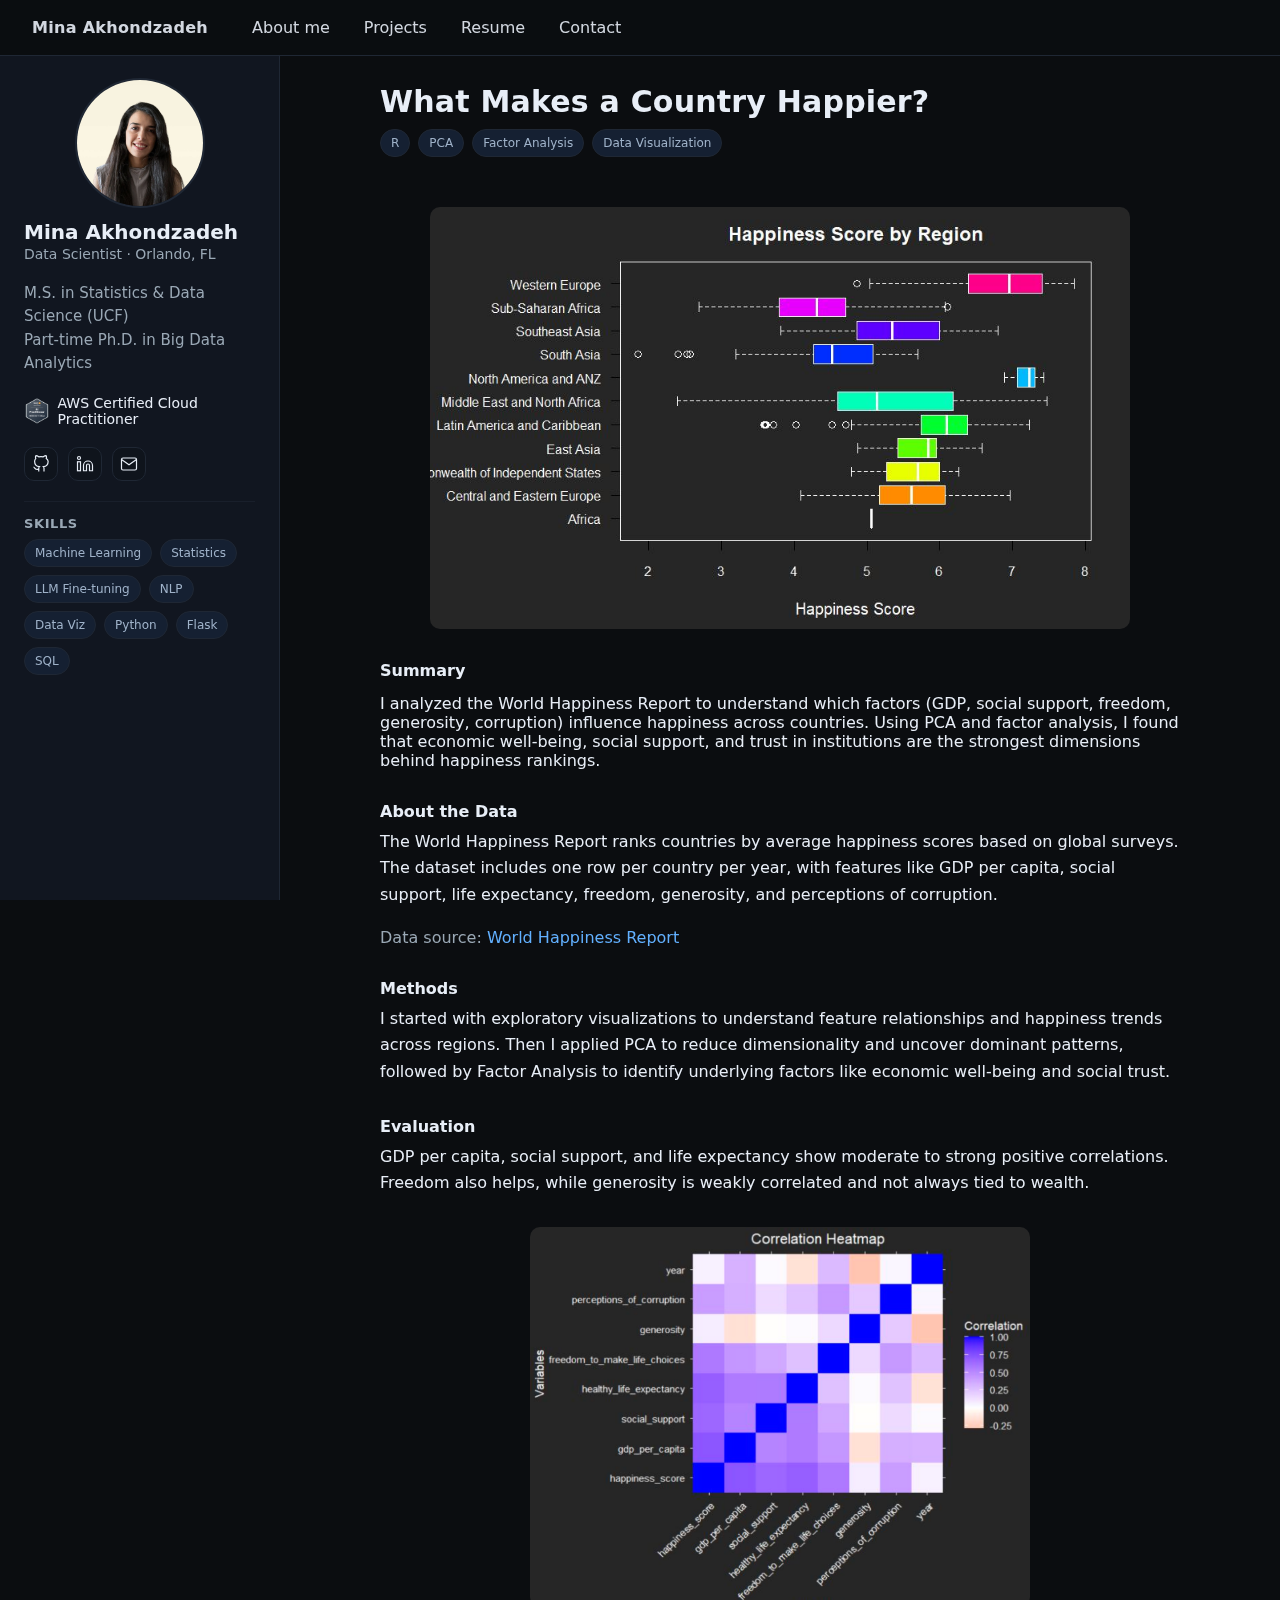
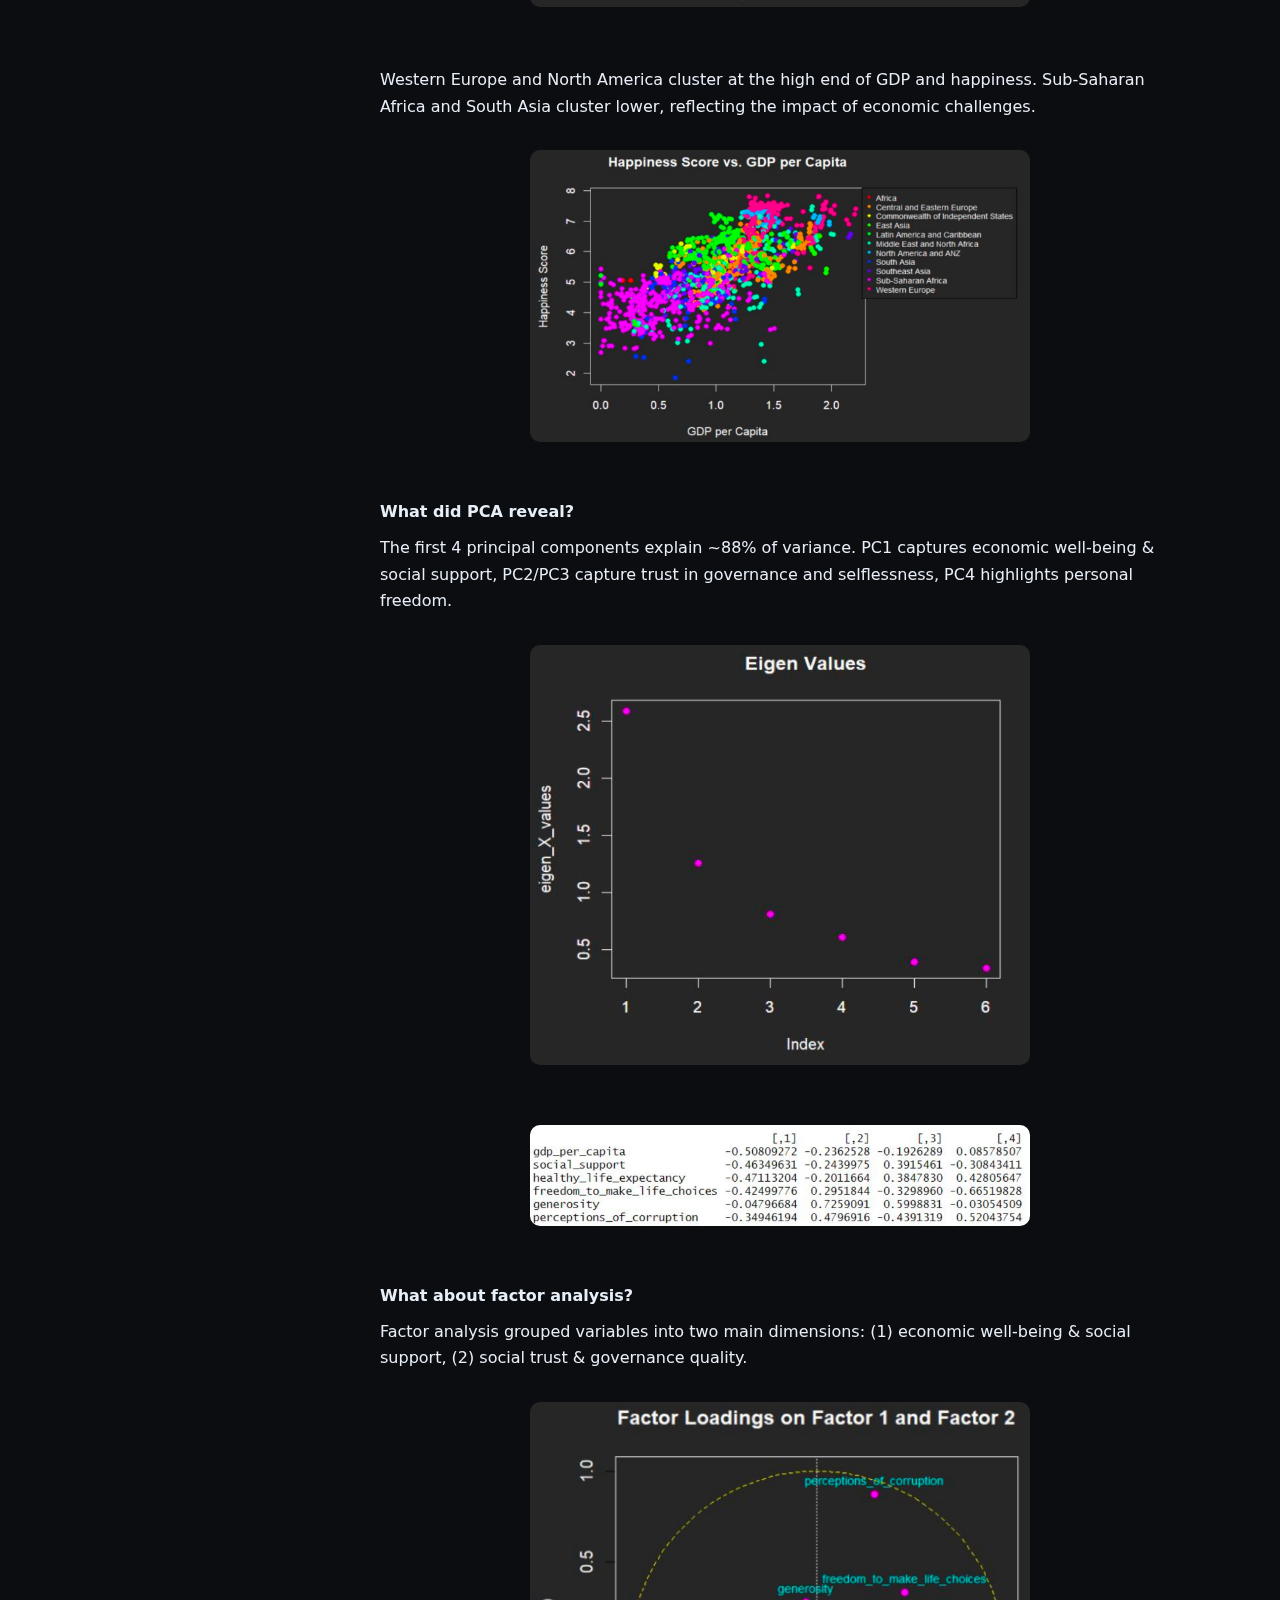
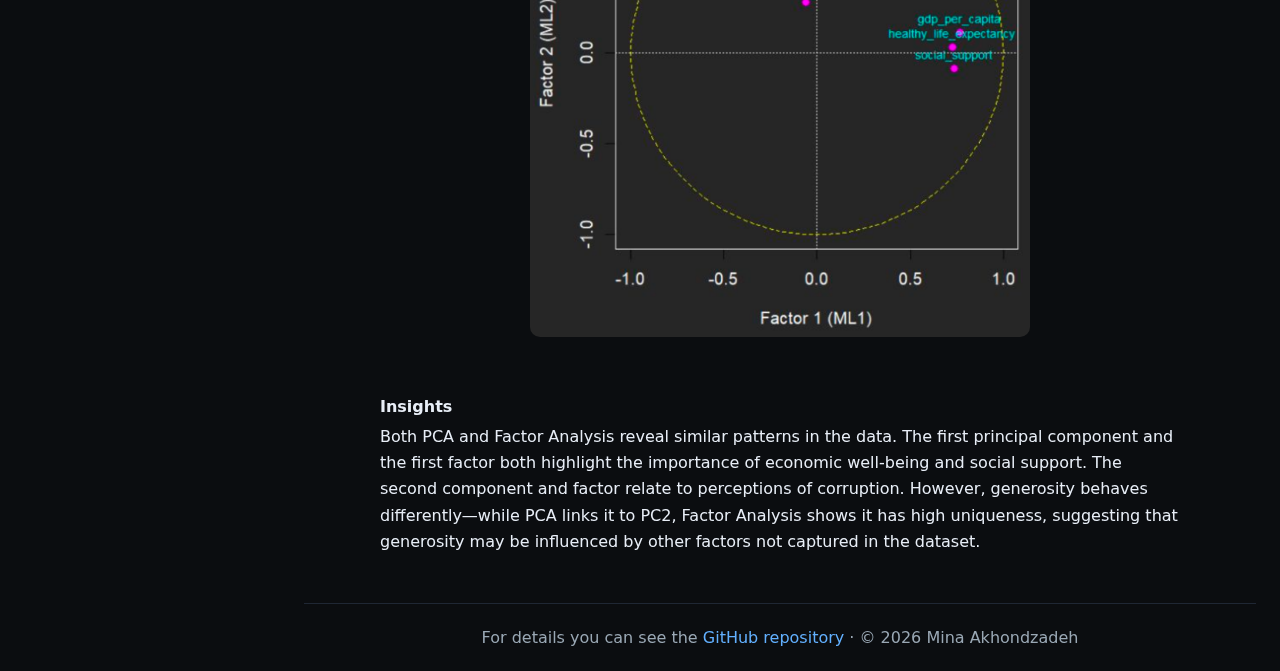
<file: projects/happiness.html>
<!doctype html>
<html lang="en">
<head>
  <!-- Google tag (gtag.js) -->
<script async src="https://www.googletagmanager.com/gtag/js?id=G-ZMZ1TSCZV7"></script>
<script>
  window.dataLayer = window.dataLayer || [];
  function gtag(){dataLayer.push(arguments);}
  gtag('js', new Date());

  gtag('config', 'G-ZMZ1TSCZV7');
</script>

  <meta charset="utf-8" />
  <meta name="viewport" content="width=device-width,initial-scale=1" />
  <title>What Makes a Country Happier?</title>
  <meta name="description" content="Exploring the World Happiness Report with PCA, factor analysis, and data visualization." />
  <link rel="stylesheet" href="../style.css" />
</head>
<body>
  <!-- NAV -->
  <header class="nav">
    <nav>
      <a class="brand" href="../index.html">Mina Akhondzadeh</a>
      <a href="../about.html">About me</a>
      <a href="../index.html#projects">Projects</a>
      <a href="../resume.pdf" target="_blank" rel="noopener">Resume</a>
      <a href="../contact.html">Contact</a>
    </nav>
  </header>

  <div class="layout">
    <!-- SIDEBAR (same as other project) -->
    <aside class="sidebar">
      <div class="side-group">
        <a href="../index.html"><img class="side-photo" src="../images/photo1.jpeg" alt="Mina Akhondzadeh" /></a>
        <div class="side-name" style="margin-top:10px;">Mina Akhondzadeh</div>
        <div class="side-title">Data Scientist · Orlando, FL</div>
      </div>
      <div class="side-group">
        <p class="side-cred">
          M.S. in Statistics & Data Science (UCF)<br>
          Part-time Ph.D. in Big Data Analytics
        </p>
      </div>
      
      <a href="../documents/aws-cert.pdf" target="_blank" rel="noopener" style="text-decoration:none; color:inherit;">
        <div class="side-group" style="display:flex; align-items:center; gap:8px;">
          <img src="../images/aws-logo.png" alt="AWS Logo" style="width:26px; height:26px;" />
          <span style="font-size:14px;">AWS Certified Cloud Practitioner</span>
        </div>
      </a>


      <div class="side-group icons">
        <a class="icon" href="https://github.com/Mina-Ak1" target="_blank" rel="noopener" aria-label="GitHub">
          <svg viewBox="0 0 24 24"><path d="M9 19c-5 1.5-5-2.5-7-3m14 6v-3.87a3.37 3.37 0 0 0-.94-2.61c3.14-.35 6.44-1.54 6.44-7A5.44 5.44 0 0 0 19 4.77 5.07 5.07 0 0 0 18.91 1S17.73.65 15 2.48a13.38 13.38 0 0 0-6 0C6.27.65 5.09 1 5.09 1A5.07 5.07 0 0 0 5 4.77 5.44 5.44 0 0 0 3.5 8.52c0 5.42 3.3 6.61 6.44 7A3.37 3.37 0 0 0 9 18.13V22"></path></svg>
        </a>
        <a class="icon" href="https://www.linkedin.com/in/mina-akhondzadeh/" target="_blank" rel="noopener" aria-label="LinkedIn">
          <svg viewBox="0 0 24 24"><path d="M16 8a6 6 0 0 1 6 6v7h-4v-7a2 2 0 0 0-2-2 2 2 0 0 0-2 2v7h-4v-7a6 6 0 0 1 6-6z"></path><rect x="2" y="9" width="4" height="12"></rect><circle cx="4" cy="4" r="2"></circle></svg>
        </a>
        <div class="icon-wrap">
          <button class="icon" id="copyEmail" aria-label="Copy Email">
            <svg viewBox="0 0 24 24"><path d="M4 4h16a2 2 0 0 1 2 2v12a2 2 0 0 1-2 2H4a2 2 0 0 1-2-2V6a2 2 0 0 1 2-2z"></path><path d="m22 6-10 7L2 6"></path></svg>
          </button>
          <span id="emailTip" class="tooltip" role="status" aria-live="polite">Email copied</span>
        </div>
      </div>
      <div class="side-divider"></div>
      <div class="side-group">
        <h3 style="margin:0 0 8px; font-size:13px; color:var(--muted); text-transform:uppercase; letter-spacing:.6px;">Skills</h3>
        <div class="skills">
          <span class="pill">Machine Learning</span>
          <span class="pill">Statistics</span>
          <span class="pill">LLM Fine-tuning</span>
          <span class="pill">NLP</span>
          <span class="pill">Data Viz</span>
          <span class="pill">Python</span>
          <span class="pill">Flask</span>
          <span class="pill">SQL</span>
        </div>
      </div>
    </aside>

    <!-- MAIN CONTENT -->
    <main class="content narrow">
      <section>
        <h1>What Makes a Country Happier?</h1>

        <div class="skills" style="margin: 10px 0 30px;">
          <span class="pill">R</span>
          <span class="pill">PCA</span>
          <span class="pill">Factor Analysis</span>
          <span class="pill">Data Visualization</span>
        </div>

        <div class="hero">
          <img src="../images/hero-happiness.jpeg" alt="World Happiness visualization" />
        </div>


        <p class="question"><strong>Summary</strong></p>
        <p class="summary">
        I analyzed the World Happiness Report to understand which factors (GDP, social support, freedom, generosity, corruption) influence happiness across countries. Using PCA and factor analysis, I found that economic well-being, social support, and trust in institutions are the strongest dimensions behind happiness rankings.</p>

        <!-- ABOUT DATA SECTION -->
        <p class="question"><strong>About the Data</strong></p>
        <p class="answer">
          The World Happiness Report ranks countries by average happiness scores based on global surveys. 
          The dataset includes one row per country per year, with features like GDP per capita, social support, life expectancy, freedom, generosity, and perceptions of corruption.
        </p>

        <p class="muted">Data source: <a href="https://worldhappiness.report/" target="_blank">World Happiness Report</a></p>

        <p class="question"><strong>Methods</strong></p>
        <p class="answer">
          I started with exploratory visualizations to understand feature relationships and happiness trends across regions. Then I applied PCA to reduce dimensionality and uncover dominant patterns, followed by Factor Analysis to identify underlying factors like economic well-being and social trust.
        </p>



        <p class="question"><strong>Evaluation</strong></p>
        <p class="answer">GDP per capita, social support, and life expectancy show moderate to strong positive correlations. Freedom also helps, while generosity is weakly correlated and not always tied to wealth.</p>
        <div class="img-block"><img class="small-img" src="../images/corr-matrix.png" alt="Correlation matrix of features" /></div>

        <p class="answer">Western Europe and North America cluster at the high end of GDP and happiness. Sub-Saharan Africa and South Asia cluster lower, reflecting the impact of economic challenges.</p>
        <div class="img-block"><img class="small-img" src="../images/region-clusters.png" alt="Regional clustering plot" /></div>

        <p class="subquestion"><strong>What did PCA reveal?</strong></p>
        <p class="answer">The first 4 principal components explain ~88% of variance. PC1 captures economic well-being & social support, PC2/PC3 capture trust in governance and selflessness, PC4 highlights personal freedom.</p>


        <div class="img-block"><img class="small-img" src="../images/pca-biplot.png"  alt="PCA biplot" /></div>
        <div class="img-block"><img class="small-img" src="../images/loading.png"  alt="t-SNE on DistilBERT embeddings"/></div>


        <p class="subquestion"><strong>What about factor analysis?</strong></p>
        <p class="answer">Factor analysis grouped variables into two main dimensions: (1) economic well-being & social support, (2) social trust & governance quality.</p>
        <div class="img-block"><img class="small-img" src="../images/factor-analysis.png" alt="Factor analysis plot" /></div>


        <p class="question"><strong>Insights</strong></p>
        <p class="answer">  Both PCA and Factor Analysis reveal similar patterns in the data. The first principal component and the first factor both highlight the importance of economic well-being and social support. The second component and factor relate to perceptions of corruption. However, generosity behaves differently—while PCA links it to PC2, Factor Analysis shows it has high uniqueness, suggesting that generosity may be influenced by other factors not captured in the dataset.
</p>
      </section>

      <footer>
        For details you can see the <a href="https://github.com/Mina-Ak1/World_Happiness_Report_Data_Analysis.git" target="_blank">GitHub repository</a> · © <span id="year"></span> Mina Akhondzadeh
      </footer>
    </main>
  </div>

  <script>
    // year stamp
    document.getElementById("year").textContent = new Date().getFullYear();
    // Copy-to-clipboard tooltip
    const copyBtn = document.getElementById("copyEmail");
    const tip = document.getElementById("emailTip");
    if(copyBtn){
      copyBtn.addEventListener("click", () => {
        navigator.clipboard.writeText("mina.akhndzd@gmail.com").then(() => {
          tip.classList.add("show"); setTimeout(()=> tip.classList.remove("show"), 1100);
        });
      });
    }
  </script>
</body>
</html>
</file>
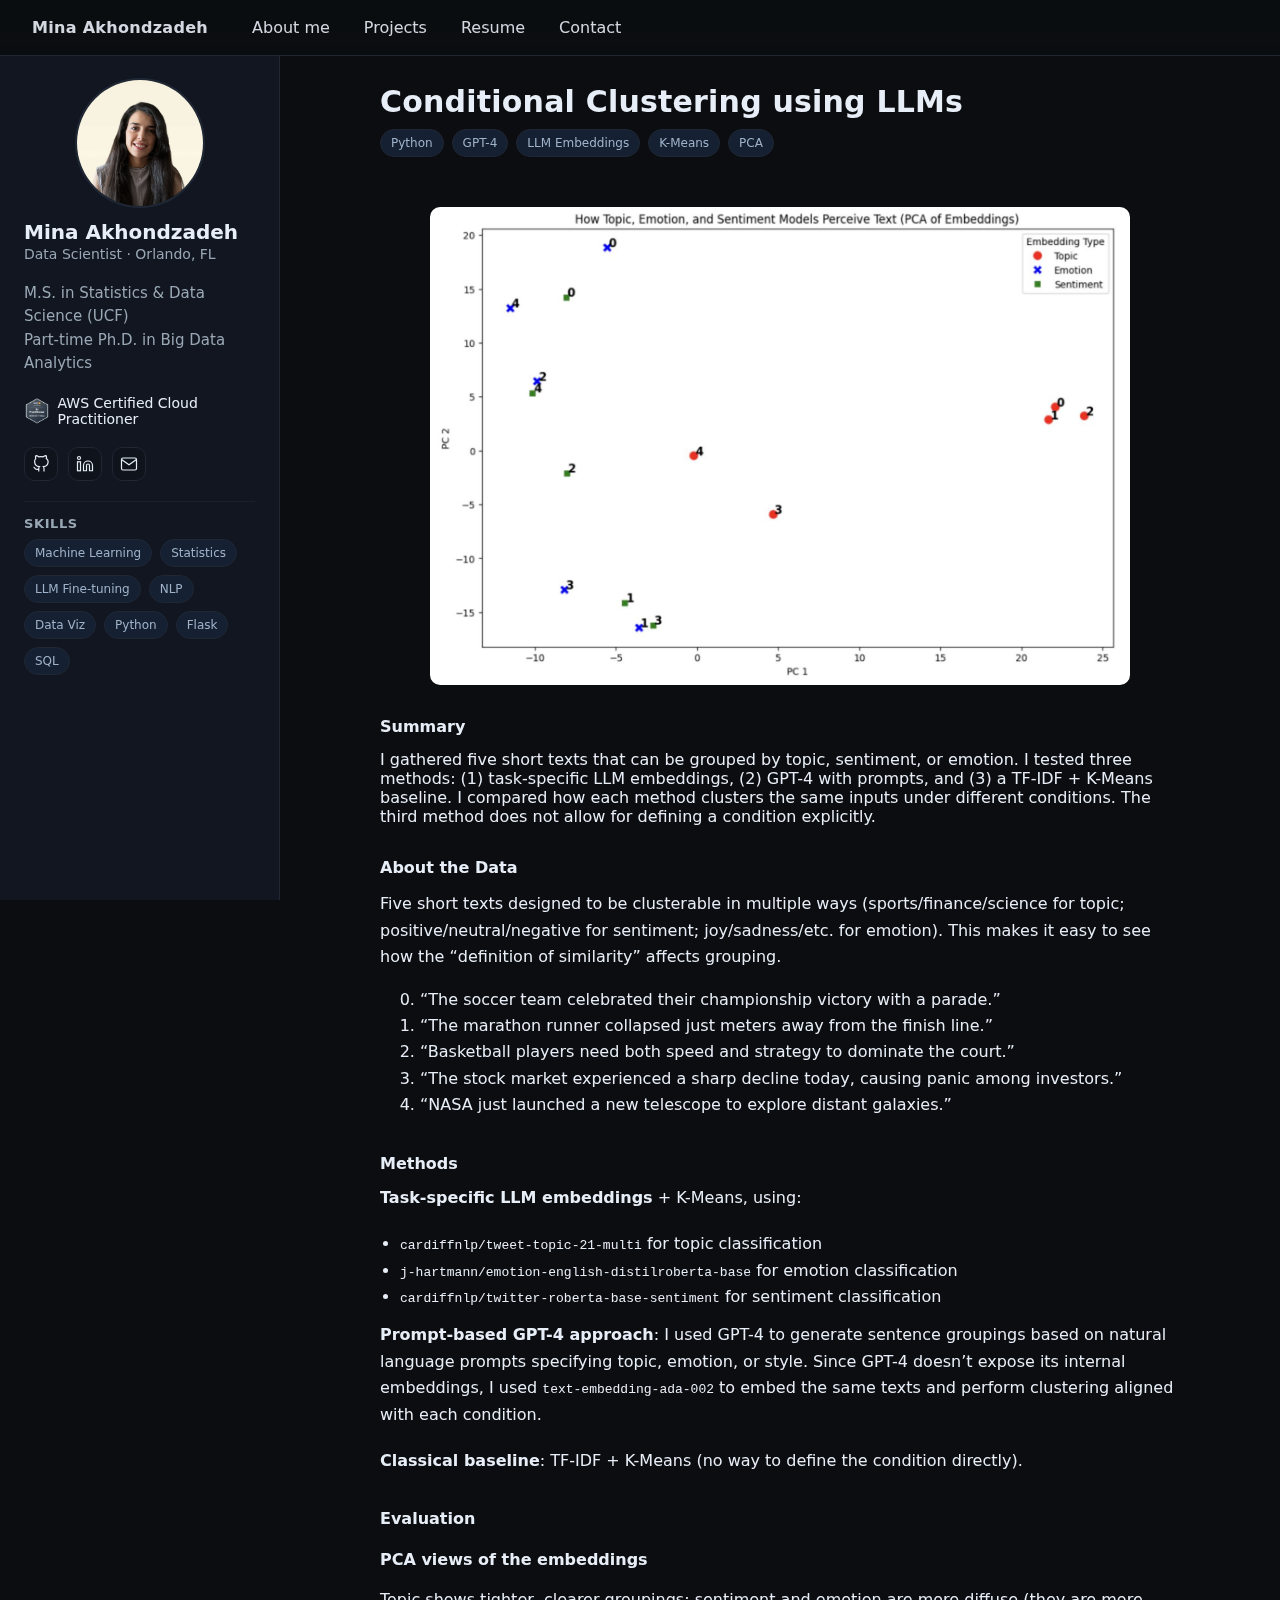
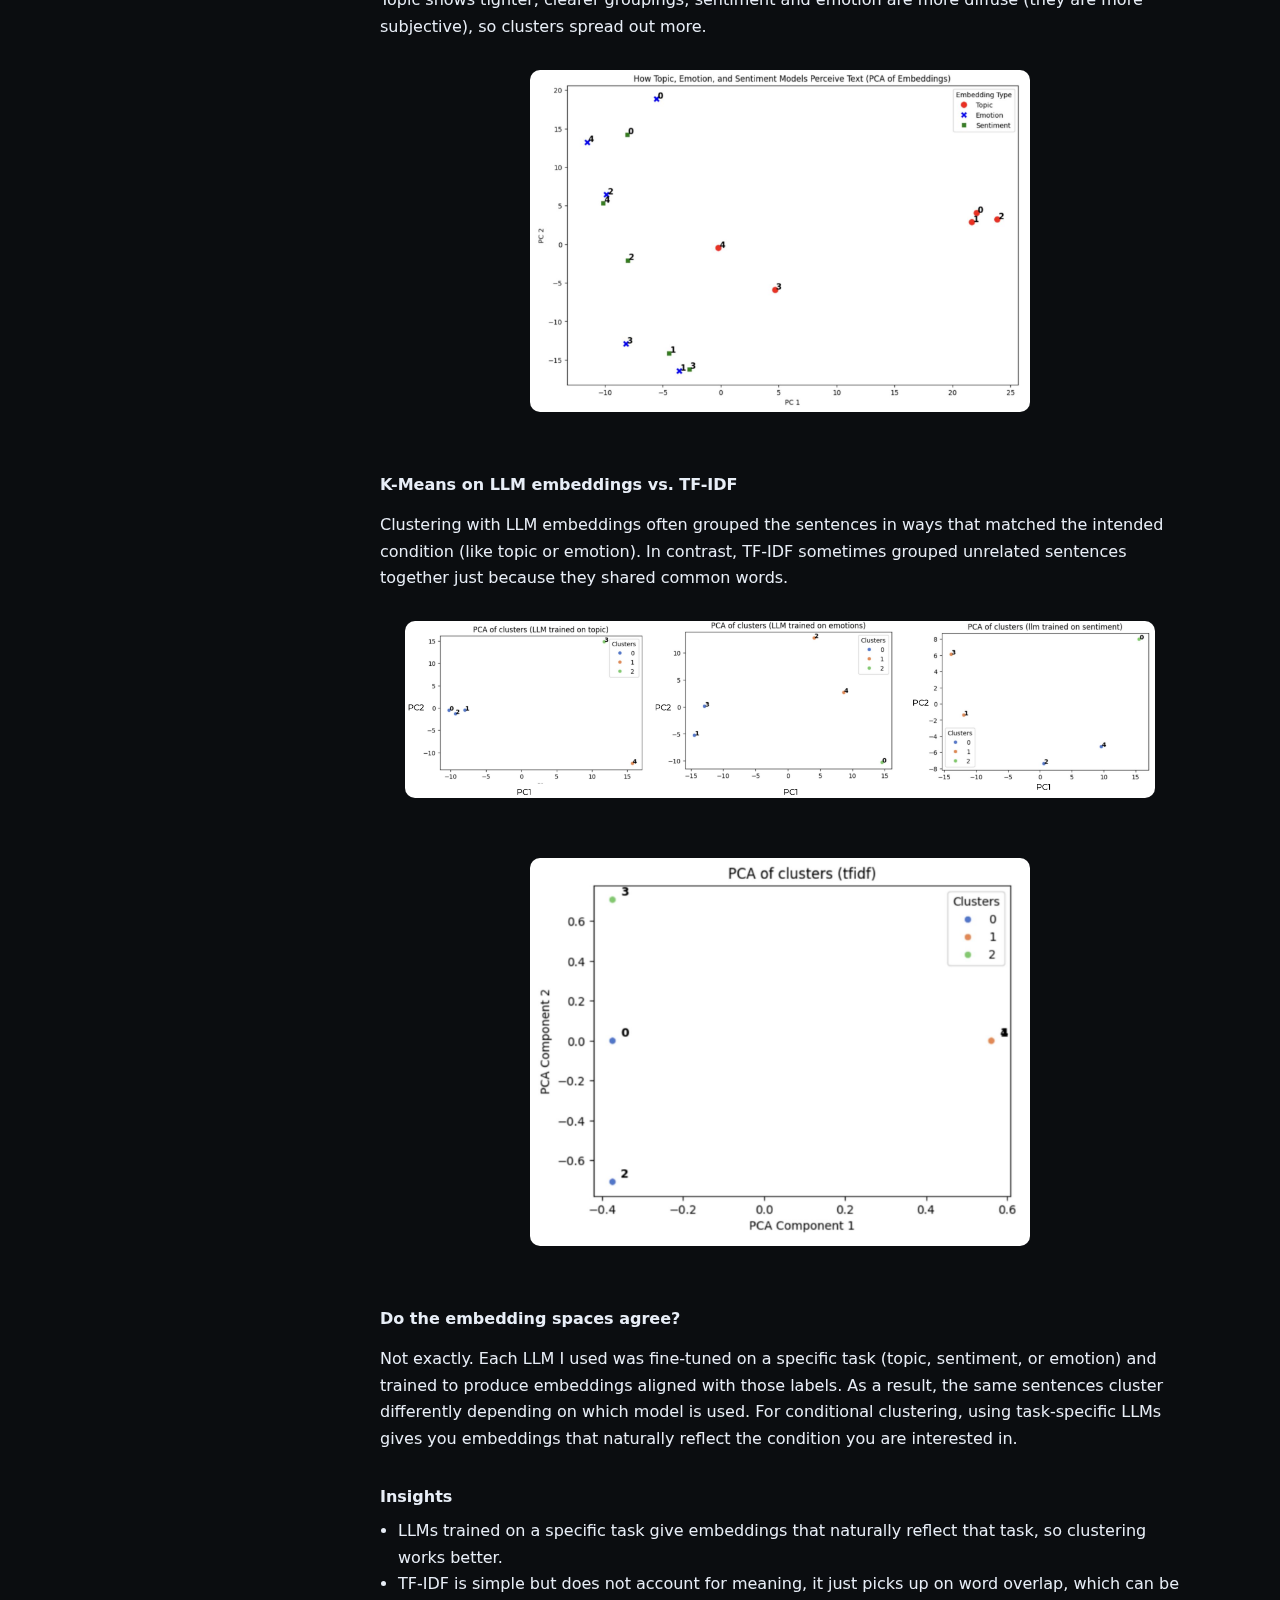
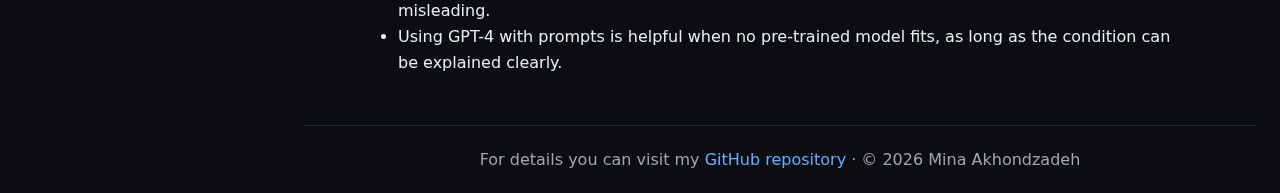
<file: projects/llm-conditional-clustering.html>
<!doctype html>
<html lang="en">
<head>
  <meta charset="utf-8" />
  <meta name="viewport" content="width=device-width,initial-scale=1" />
  <title>Conditional Clustering Using LLMs</title>
  <meta name="description" content="Can we define an LLM to cluster the data based on a specific criteria?" />
  <link rel="stylesheet" href="../style.css" /> 
</head>
<body>
  <!-- NAV -->
  <header class="nav">
    <nav>
      <a class="brand" href="../index.html">Mina Akhondzadeh</a>
      <a href="../about.html">About me</a>
      <a href="../index.html#projects">Projects</a>
      <a href="../resume.pdf" target="_blank" rel="noopener">Resume</a>
      <a href="../contact.html">Contact</a>
    </nav>
  </header>

  <div class="layout">
    <!-- SIDEBAR (same as other project) -->
    <aside class="sidebar">
      <div class="side-group">
        <a href="../index.html"><img class="side-photo" src="../images/photo1.jpeg" alt="Mina Akhondzadeh" /></a>
        <div class="side-name" style="margin-top:10px;">Mina Akhondzadeh</div>
        <div class="side-title">Data Scientist · Orlando, FL</div>
      </div>
      <div class="side-group">
        <p class="side-cred">
          M.S. in Statistics & Data Science (UCF)<br>
          Part-time Ph.D. in Big Data Analytics
        </p>
      </div>
      <a href="../documents/aws-cert.pdf" target="_blank" rel="noopener" style="text-decoration:none; color:inherit;">
        <div class="side-group" style="display:flex; align-items:center; gap:8px;">
          <img src="../images/aws-logo.png" alt="AWS Logo" style="width:26px; height:26px;" />
          <span style="font-size:14px;">AWS Certified Cloud Practitioner</span>
        </div>
      </a>
      <div class="side-group icons">
        <a class="icon" href="https://github.com/Mina-Ak1" target="_blank" rel="noopener" aria-label="GitHub">
          <svg viewBox="0 0 24 24"><path d="M9 19c-5 1.5-5-2.5-7-3m14 6v-3.87a3.37 3.37 0 0 0-.94-2.61c3.14-.35 6.44-1.54 6.44-7A5.44 5.44 0 0 0 19 4.77 5.07 5.07 0 0 0 18.91 1S17.73.65 15 2.48a13.38 13.38 0 0 0-6 0C6.27.65 5.09 1 5.09 1A5.07 5.07 0 0 0 5 4.77 5.44 5.44 0 0 0 3.5 8.52c0 5.42 3.3 6.61 6.44 7A3.37 3.37 0 0 0 9 18.13V22"></path></svg>
        </a>
        <a class="icon" href="https://www.linkedin.com/in/mina-akhondzadeh/" target="_blank" rel="noopener" aria-label="LinkedIn">
          <svg viewBox="0 0 24 24"><path d="M16 8a6 6 0 0 1 6 6v7h-4v-7a2 2 0 0 0-2-2 2 2 0 0 0-2 2v7h-4v-7a6 6 0 0 1 6-6z"></path><rect x="2" y="9" width="4" height="12"></rect><circle cx="4" cy="4" r="2"></circle></svg>
        </a>
        <div class="icon-wrap">
          <button class="icon" id="copyEmail" aria-label="Copy Email">
            <svg viewBox="0 0 24 24"><path d="M4 4h16a2 2 0 0 1 2 2v12a2 2 0 0 1-2 2H4a2 2 0 0 1-2-2V6a2 2 0 0 1 2-2z"></path><path d="m22 6-10 7L2 6"></path></svg>
          </button>
          <span id="emailTip" class="tooltip" role="status" aria-live="polite">Email copied</span>
        </div>
      </div>
      <div class="side-divider"></div>
      <div class="side-group">
        <h3 style="margin:0 0 8px; font-size:13px; color:var(--muted); text-transform:uppercase; letter-spacing:.6px;">Skills</h3>
        <div class="skills">
          <span class="pill">Machine Learning</span>
          <span class="pill">Statistics</span>
          <span class="pill">LLM Fine-tuning</span>
          <span class="pill">NLP</span>
          <span class="pill">Data Viz</span>
          <span class="pill">Python</span>
          <span class="pill">Flask</span>
          <span class="pill">SQL</span>
        </div>
      </div>
    </aside>

    <!-- MAIN CONTENT -->
    <main class="content narrow">
      <section>
        <h1>Conditional Clustering using LLMs</h1>

        <div class="skills" style="margin: 10px 0 30px;">
          <span class="pill">Python</span>
          <span class="pill">GPT-4</span>
          <span class="pill">LLM Embeddings</span>
          <span class="pill">K-Means</span>
          <span class="pill">PCA</span>
        </div>

        <div class="hero">
          <img src="../images/pca-conditional.png" alt="Conditional Clustering" />
        </div>

        <!-- SUMMARY-->
        <p class="question"><strong>Summary</strong></p>
        <p class="summary">
          I gathered five short texts that can be grouped by topic, sentiment, or emotion. 
          I tested three methods: (1) task-specific LLM embeddings, (2) GPT-4 with prompts, and (3) a TF-IDF + K-Means baseline. 
          I compared how each method clusters the same inputs under different conditions. The third method does not allow for defining a condition explicitly.
        </p>

        <!-- ABOUT DATA -->
        <p class="question"><strong>About the Data</strong></p>
        <div class="answer">
          <p>
          Five short texts designed to be clusterable in multiple ways (sports/finance/science for topic; positive/neutral/negative for sentiment; joy/sadness/etc. for emotion). This makes it easy to see how the “definition of similarity” affects grouping. 
          </p>

          <ol class="tight" start="0">
            <li>“The soccer team celebrated their championship victory with a parade.”</li>
            <li>“The marathon runner collapsed just meters away from the finish line.”</li>
            <li>“Basketball players need both speed and strategy to dominate the court.”</li>
            <li>“The stock market experienced a sharp decline today, causing panic among investors.”</li>
            <li>“NASA just launched a new telescope to explore distant galaxies.”</li>
          </ol>
        </p>

        <!-- METHODS-->
        <p class="question"><strong>Methods</strong></p>

        <p class="answer"><b>Task-specific LLM embeddings</b> + K-Means, using:</p>
        <ul class="answer" style="margin: 6px 0 12px; padding-left: 20px;">
          <li><code>cardiffnlp/tweet-topic-21-multi</code> for topic classification</li>
          <li><code>j-hartmann/emotion-english-distilroberta-base</code> for emotion classification</li>
          <li><code>cardiffnlp/twitter-roberta-base-sentiment</code> for sentiment classification</li>
        </ul>

        <p class="answer">
          <b>Prompt-based GPT-4 approach</b>: I used GPT-4 to generate sentence groupings based on natural language prompts specifying topic, emotion, or style. Since GPT-4 doesn’t expose its internal embeddings, I used <code>text-embedding-ada-002</code> to embed the same texts and perform clustering aligned with each condition.
        </p>

        <p class="answer">
          <b>Classical baseline</b>: TF-IDF + K-Means (no way to define the condition directly).
        </p>

       <p class="question"><strong>Evaluation</strong></p>

        <p class="subquestion"><strong>PCA views of the embeddings</strong></p>

        <p class="answer">Topic shows tighter, clearer groupings; sentiment and emotion are more diffuse (they are more subjective), so clusters spread out more. </p>
        <div class="img-block">
          <img class="small-img" src="../images/pca-conditional.png" alt="PCA visualization of topic, sentiment, and emotion embeddings" />
        </div>

        <p class="subquestion"><strong>K-Means on LLM embeddings vs. TF-IDF</strong></p>
        <p class="answer">
          Clustering with LLM embeddings often grouped the sentences in ways that matched the intended condition (like topic or emotion). In contrast, TF-IDF sometimes grouped unrelated sentences together just because they shared common words.
        </p>

        <div class="img-block"><img class="medium-img" src="../images/kmeans-llm-3panels.png" alt="K-Means on topic/sentiment/emotion embeddings" /></div>
        <div class="img-block"><img class="small-img" src="../images/kmeans-tfidf.png" alt="K-Means on TF-IDF baseline" /></div>


        <p class="subquestion"><strong>Do the embedding spaces agree?</strong></p>
        <p class="answer">
          Not exactly. Each LLM I used was fine-tuned on a specific task (topic, sentiment, or emotion) and trained to produce embeddings aligned with those labels. As a result, the same sentences cluster differently depending on which model is used. For conditional clustering, using task-specific LLMs gives you embeddings that naturally reflect the condition you are interested in.
        </p>



        <p class="question"><strong>Insights</strong></p>
        <ul class="answer" style="padding-left:18px;">
          <li>LLMs trained on a specific task give embeddings that naturally reflect that task, so clustering works better.</li>
          <li>TF-IDF is simple but does not account for meaning, it just picks up on word overlap, which can be misleading.</li>
          <li>Using GPT-4 with prompts is helpful when no pre-trained model fits, as long as the condition can be explained clearly.</li>
        </ul>


      </section>


      <footer>
        For details you can visit my <a href="https://github.com/Mina-Ak1/Conditional-Clustering" target="_blank">GitHub repository</a> · © <span id="year"></span> Mina Akhondzadeh
      </footer>
    </main>
  </div>



  <script>
    // year stamp
    document.getElementById("year").textContent = new Date().getFullYear();
    // Copy-to-clipboard tooltip
    const copyBtn = document.getElementById("copyEmail");
    const tip = document.getElementById("emailTip");
    if(copyBtn){
      copyBtn.addEventListener("click", () => {
        navigator.clipboard.writeText("mina.akhndzd@gmail.com").then(() => {
          tip.classList.add("show"); setTimeout(()=> tip.classList.remove("show"), 1100);
        });
      });
    }
  </script>
</body>
</html>
</file>
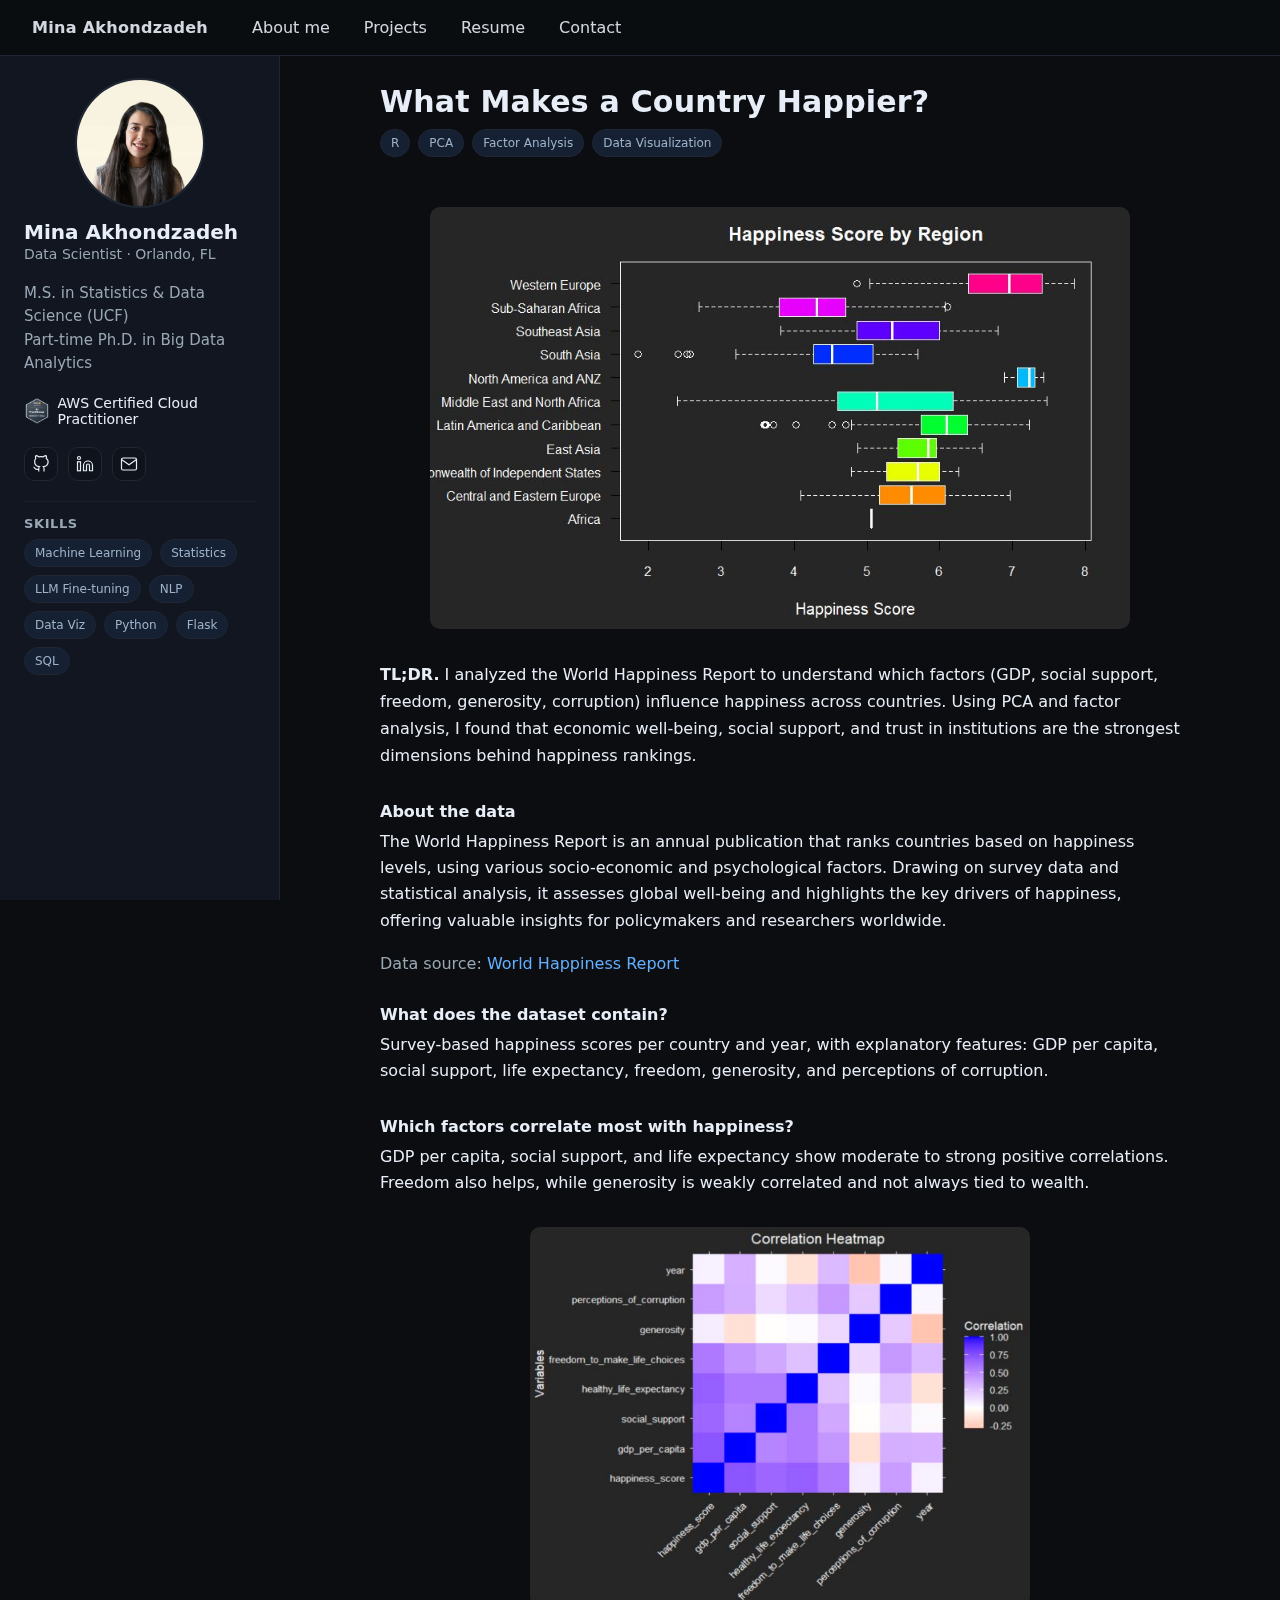
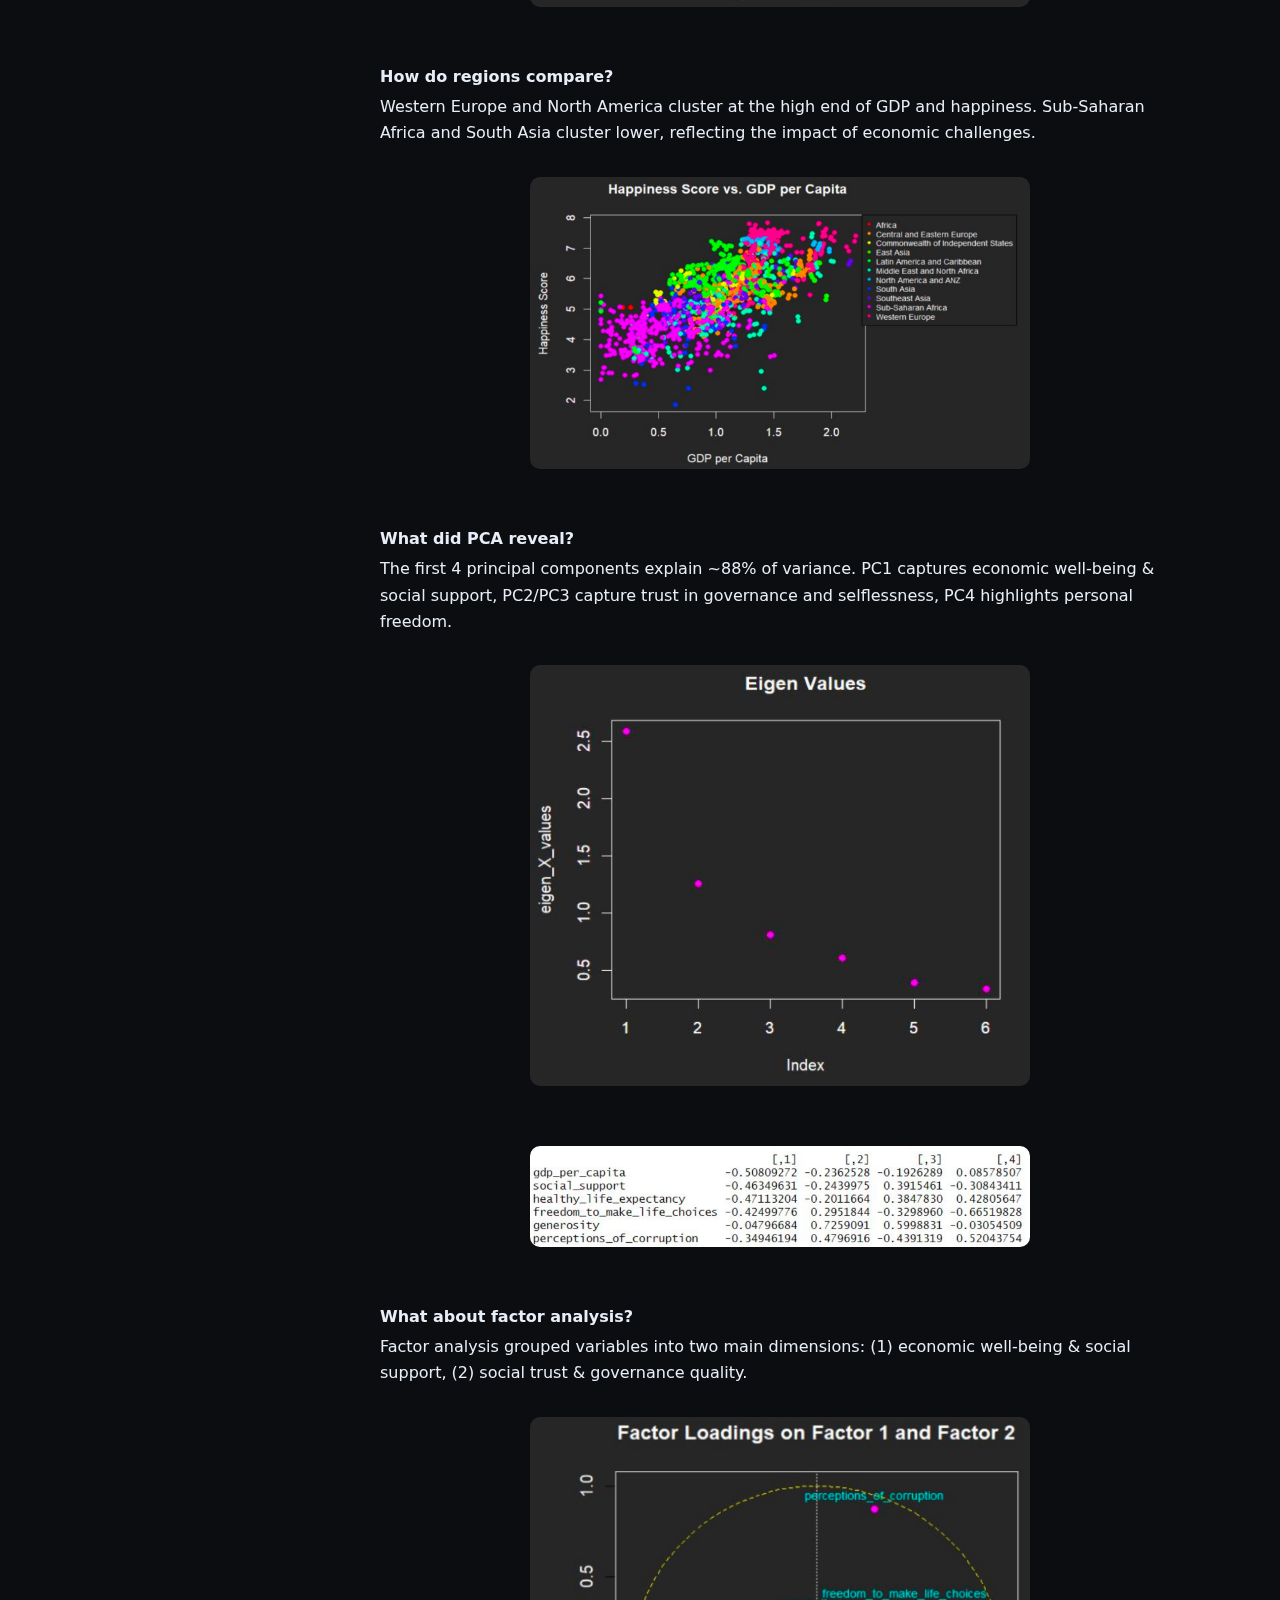
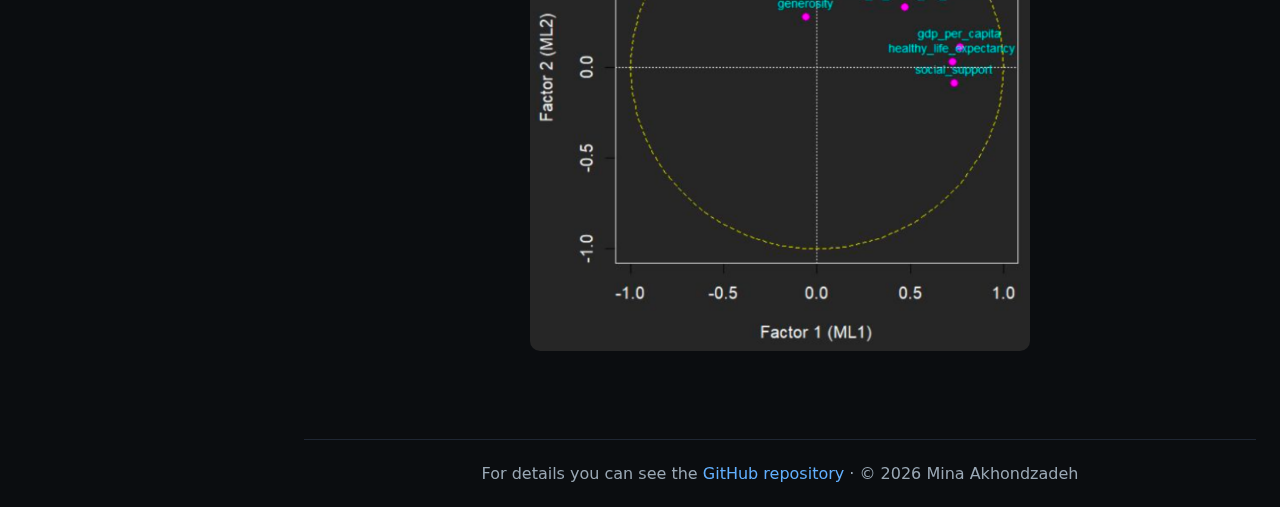
<file: projects/llm_conditional_clustering.html>
<!doctype html>
<html lang="en">
<head>
  <meta charset="utf-8" />
  <meta name="viewport" content="width=device-width,initial-scale=1" />
  <title>Conditional Clustering Using LLMs</title>
  <meta name="description" content="Can we define an LLM to cluster the data based on a specific criteria?" />
  <link rel="stylesheet" href="../style.css" /> 
</head>
<body>
  <!-- NAV -->
  <header class="nav">
    <nav>
      <a class="brand" href="../index.html">Mina Akhondzadeh</a>
      <a href="../about.html">About me</a>
      <a href="../index.html#projects">Projects</a>
      <a href="../resume.pdf" target="_blank" rel="noopener">Resume</a>
      <a href="../contact.html">Contact</a>
    </nav>
  </header>

  <div class="layout">
    <!-- SIDEBAR (same as other project) -->
    <aside class="sidebar">
      <div class="side-group">
        <a href="../index.html"><img class="side-photo" src="../images/photo1.jpeg" alt="Mina Akhondzadeh" /></a>
        <div class="side-name" style="margin-top:10px;">Mina Akhondzadeh</div>
        <div class="side-title">Data Scientist · Orlando, FL</div>
      </div>
      <div class="side-group">
        <p class="side-cred">
          M.S. in Statistics & Data Science (UCF)<br>
          Part-time Ph.D. in Big Data Analytics
        </p>
      </div>
      <a href="../documents/aws-cert.pdf" target="_blank" rel="noopener" style="text-decoration:none; color:inherit;">
        <div class="side-group" style="display:flex; align-items:center; gap:8px;">
          <img src="../images/aws-logo.png" alt="AWS Logo" style="width:26px; height:26px;" />
          <span style="font-size:14px;">AWS Certified Cloud Practitioner</span>
        </div>
      </a>
      <div class="side-group icons">
        <a class="icon" href="https://github.com/Mina-Ak1" target="_blank" rel="noopener" aria-label="GitHub">
          <svg viewBox="0 0 24 24"><path d="M9 19c-5 1.5-5-2.5-7-3m14 6v-3.87a3.37 3.37 0 0 0-.94-2.61c3.14-.35 6.44-1.54 6.44-7A5.44 5.44 0 0 0 19 4.77 5.07 5.07 0 0 0 18.91 1S17.73.65 15 2.48a13.38 13.38 0 0 0-6 0C6.27.65 5.09 1 5.09 1A5.07 5.07 0 0 0 5 4.77 5.44 5.44 0 0 0 3.5 8.52c0 5.42 3.3 6.61 6.44 7A3.37 3.37 0 0 0 9 18.13V22"></path></svg>
        </a>
        <a class="icon" href="https://www.linkedin.com/in/mina-akhondzadeh/" target="_blank" rel="noopener" aria-label="LinkedIn">
          <svg viewBox="0 0 24 24"><path d="M16 8a6 6 0 0 1 6 6v7h-4v-7a2 2 0 0 0-2-2 2 2 0 0 0-2 2v7h-4v-7a6 6 0 0 1 6-6z"></path><rect x="2" y="9" width="4" height="12"></rect><circle cx="4" cy="4" r="2"></circle></svg>
        </a>
        <div class="icon-wrap">
          <button class="icon" id="copyEmail" aria-label="Copy Email">
            <svg viewBox="0 0 24 24"><path d="M4 4h16a2 2 0 0 1 2 2v12a2 2 0 0 1-2 2H4a2 2 0 0 1-2-2V6a2 2 0 0 1 2-2z"></path><path d="m22 6-10 7L2 6"></path></svg>
          </button>
          <span id="emailTip" class="tooltip" role="status" aria-live="polite">Email copied</span>
        </div>
      </div>
      <div class="side-divider"></div>
      <div class="side-group">
        <h3 style="margin:0 0 8px; font-size:13px; color:var(--muted); text-transform:uppercase; letter-spacing:.6px;">Skills</h3>
        <div class="skills">
          <span class="pill">Machine Learning</span>
          <span class="pill">Statistics</span>
          <span class="pill">LLM Fine-tuning</span>
          <span class="pill">NLP</span>
          <span class="pill">Data Viz</span>
          <span class="pill">Python</span>
          <span class="pill">Flask</span>
          <span class="pill">SQL</span>
        </div>
      </div>
    </aside>

    <!-- MAIN CONTENT -->
    <main class="content">
      <section>
        <h1>What Makes a Country Happier?</h1>

        <div class="skills" style="margin: 10px 0 30px;">
          <span class="pill">R</span>
          <span class="pill">PCA</span>
          <span class="pill">Factor Analysis</span>
          <span class="pill">Data Visualization</span>
        </div>

        <div class="hero">
          <img src="../images/hero-happiness.jpeg" alt="World Happiness visualization" />
        </div>

        <div class="tldr">
          <p><strong>TL;DR.</strong> I analyzed the World Happiness Report to understand which factors (GDP, social support, freedom, generosity, corruption) influence happiness across countries. Using PCA and factor analysis, I found that economic well-being, social support, and trust in institutions are the strongest dimensions behind happiness rankings.</p>
        </div>

        <!-- ABOUT DATA SECTION -->
        <p class="question"><strong>About the data</strong></p>
        <p class="answer">
          The World Happiness Report is an annual publication that ranks countries based on
          happiness levels, using various socio-economic and psychological factors. Drawing on survey
          data and statistical analysis, it assesses global well-being and highlights the key drivers of
          happiness, offering valuable insights for policymakers and researchers worldwide.
        </p>

        <p class="muted">Data source: <a href="https://worldhappiness.report/" target="_blank">World Happiness Report</a></p>

        <p class="question"><strong>What does the dataset contain?</strong></p>
        <p class="answer">Survey-based happiness scores per country and year, with explanatory features: GDP per capita, social support, life expectancy, freedom, generosity, and perceptions of corruption.</p>

        <p class="question"><strong>Which factors correlate most with happiness?</strong></p>
        <p class="answer">GDP per capita, social support, and life expectancy show moderate to strong positive correlations. Freedom also helps, while generosity is weakly correlated and not always tied to wealth.</p>
        <div class="img-block"><img class="small-img" src="../images/corr-matrix.png" alt="Correlation matrix of features" /></div>

        <p class="question"><strong>How do regions compare?</strong></p>
        <p class="answer">Western Europe and North America cluster at the high end of GDP and happiness. Sub-Saharan Africa and South Asia cluster lower, reflecting the impact of economic challenges.</p>
        <div class="img-block"><img class="small-img" src="../images/region-clusters.png" alt="Regional clustering plot" /></div>

        <p class="question"><strong>What did PCA reveal?</strong></p>
        <p class="answer">The first 4 principal components explain ~88% of variance. PC1 captures economic well-being & social support, PC2/PC3 capture trust in governance and selflessness, PC4 highlights personal freedom.</p>


        <div class="img-block"><img class="small-img" src="../images/pca-biplot.png"  alt="PCA biplot" /></div>
        <div class="img-block"><img class="small-img" src="../images/loading.png"  alt="t-SNE on DistilBERT embeddings"/></div>


        <p class="question"><strong>What about factor analysis?</strong></p>
        <p class="answer">Factor analysis grouped variables into two main dimensions: (1) economic well-being & social support, (2) social trust & governance quality.</p>
        <div class="img-block"><img class="small-img" src="../images/factor-analysis.png" alt="Factor analysis plot" /></div>

      </section>

      <footer>
        For details you can see the <a href="https://github.com/Mina-Ak1/World_Happiness_Report_Data_Analysis.git" target="_blank">GitHub repository</a> · © <span id="year"></span> Mina Akhondzadeh
      </footer>
    </main>
  </div>

  <script>
    document.getElementById("year").textContent = new Date().getFullYear();
  </script>
</body>
</html>
</file>
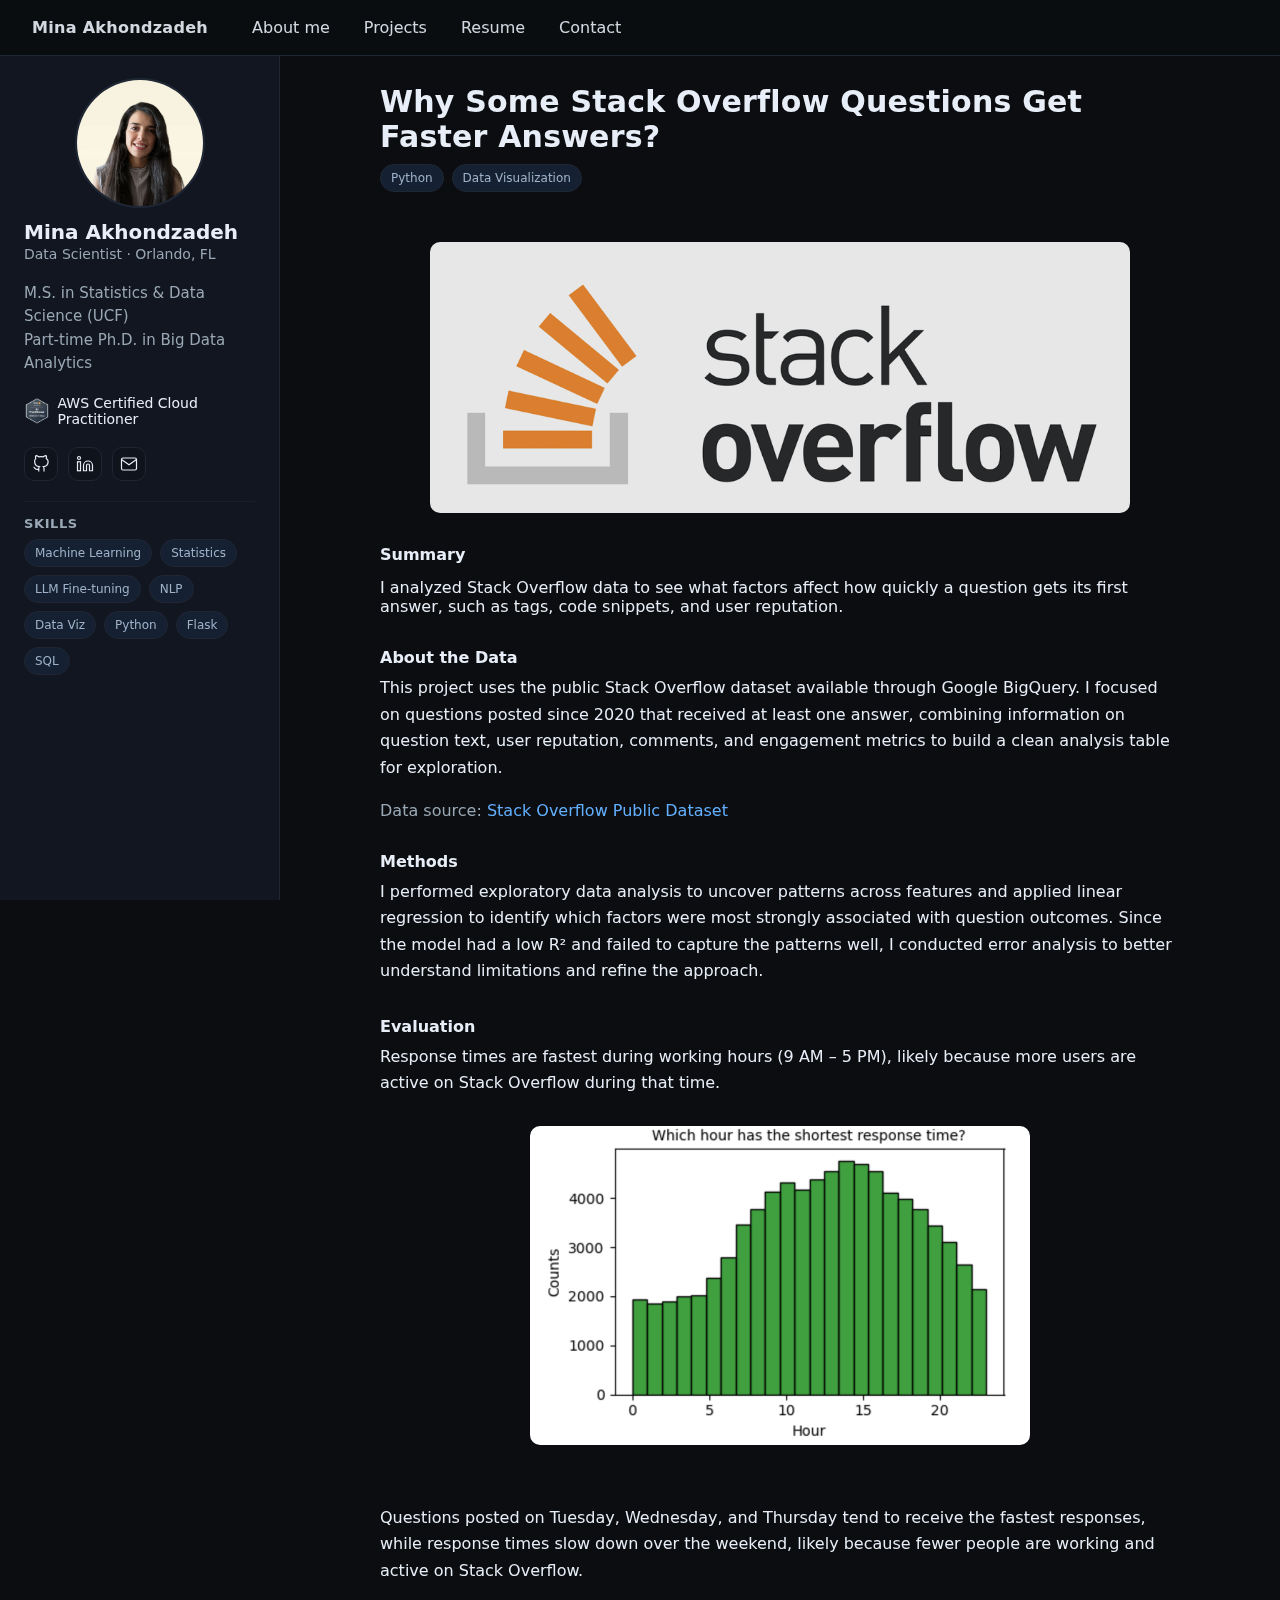
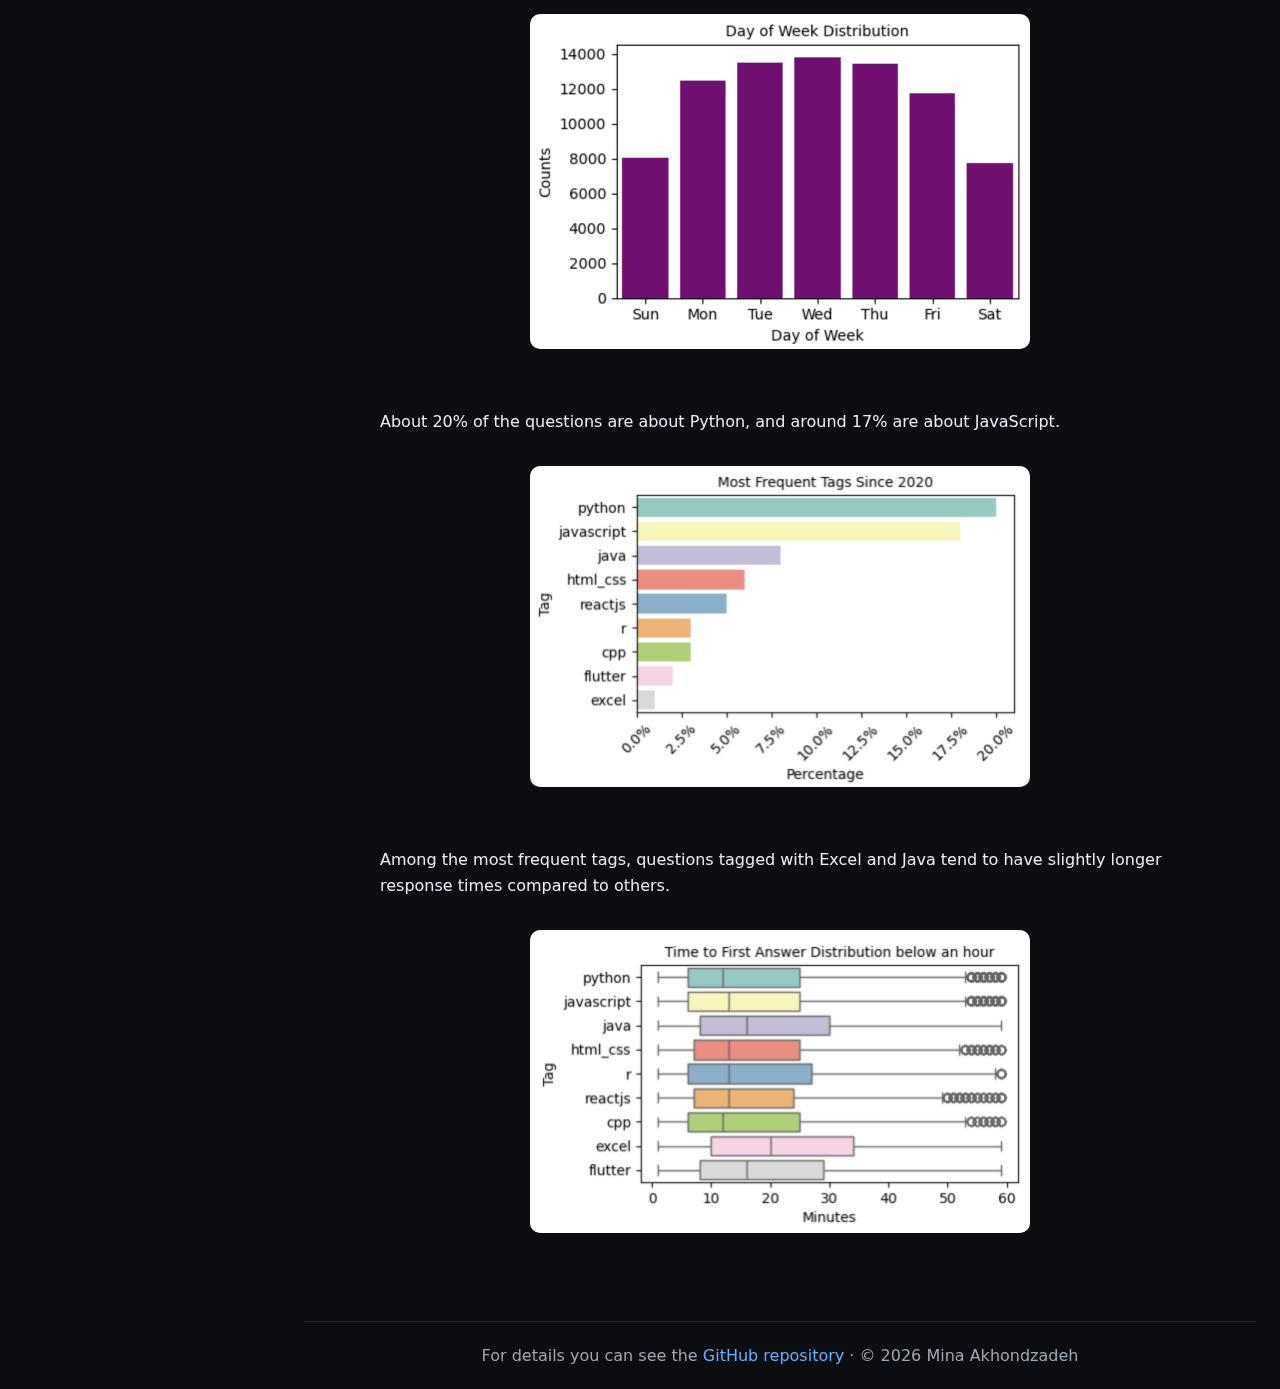
<file: projects/stack.html>
<!doctype html>
<html lang="en">
<head>
  <!-- Google tag (gtag.js) -->
<script async src="https://www.googletagmanager.com/gtag/js?id=G-ZMZ1TSCZV7"></script>
<script>
  window.dataLayer = window.dataLayer || [];
  function gtag(){dataLayer.push(arguments);}
  gtag('js', new Date());

  gtag('config', 'G-ZMZ1TSCZV7');
</script>

  <meta charset="utf-8" />
  <meta name="viewport" content="width=device-width,initial-scale=1" />
  <title>What Makes a Country Happier?</title>
  <meta name="description" content="Exploring the World Happiness Report with PCA, factor analysis, and data visualization." />
  <link rel="stylesheet" href="../style.css" />
</head>
<body>
  <!-- NAV -->
  <header class="nav">
    <nav>
      <a class="brand" href="../index.html">Mina Akhondzadeh</a>
      <a href="../about.html">About me</a>
      <a href="../index.html#projects">Projects</a>
      <a href="../resume.pdf" target="_blank" rel="noopener">Resume</a>
      <a href="../contact.html">Contact</a>
    </nav>
  </header>

  <div class="layout">
    <!-- SIDEBAR (same as other project) -->
    <aside class="sidebar">
      <div class="side-group">
        <a href="../index.html"><img class="side-photo" src="../images/photo1.jpeg" alt="Mina Akhondzadeh" /></a>
        <div class="side-name" style="margin-top:10px;">Mina Akhondzadeh</div>
        <div class="side-title">Data Scientist · Orlando, FL</div>
      </div>
      <div class="side-group">
        <p class="side-cred">
          M.S. in Statistics & Data Science (UCF)<br>
          Part-time Ph.D. in Big Data Analytics
        </p>
      </div>
      
      <a href="../documents/aws-cert.pdf" target="_blank" rel="noopener" style="text-decoration:none; color:inherit;">
        <div class="side-group" style="display:flex; align-items:center; gap:8px;">
          <img src="../images/aws-logo.png" alt="AWS Logo" style="width:26px; height:26px;" />
          <span style="font-size:14px;">AWS Certified Cloud Practitioner</span>
        </div>
      </a>


      <div class="side-group icons">
        <a class="icon" href="https://github.com/Mina-Ak1" target="_blank" rel="noopener" aria-label="GitHub">
          <svg viewBox="0 0 24 24"><path d="M9 19c-5 1.5-5-2.5-7-3m14 6v-3.87a3.37 3.37 0 0 0-.94-2.61c3.14-.35 6.44-1.54 6.44-7A5.44 5.44 0 0 0 19 4.77 5.07 5.07 0 0 0 18.91 1S17.73.65 15 2.48a13.38 13.38 0 0 0-6 0C6.27.65 5.09 1 5.09 1A5.07 5.07 0 0 0 5 4.77 5.44 5.44 0 0 0 3.5 8.52c0 5.42 3.3 6.61 6.44 7A3.37 3.37 0 0 0 9 18.13V22"></path></svg>
        </a>
        <a class="icon" href="https://www.linkedin.com/in/mina-akhondzadeh/" target="_blank" rel="noopener" aria-label="LinkedIn">
          <svg viewBox="0 0 24 24"><path d="M16 8a6 6 0 0 1 6 6v7h-4v-7a2 2 0 0 0-2-2 2 2 0 0 0-2 2v7h-4v-7a6 6 0 0 1 6-6z"></path><rect x="2" y="9" width="4" height="12"></rect><circle cx="4" cy="4" r="2"></circle></svg>
        </a>
        <div class="icon-wrap">
          <button class="icon" id="copyEmail" aria-label="Copy Email">
            <svg viewBox="0 0 24 24"><path d="M4 4h16a2 2 0 0 1 2 2v12a2 2 0 0 1-2 2H4a2 2 0 0 1-2-2V6a2 2 0 0 1 2-2z"></path><path d="m22 6-10 7L2 6"></path></svg>
          </button>
          <span id="emailTip" class="tooltip" role="status" aria-live="polite">Email copied</span>
        </div>
      </div>
      <div class="side-divider"></div>
      <div class="side-group">
        <h3 style="margin:0 0 8px; font-size:13px; color:var(--muted); text-transform:uppercase; letter-spacing:.6px;">Skills</h3>
        <div class="skills">
          <span class="pill">Machine Learning</span>
          <span class="pill">Statistics</span>
          <span class="pill">LLM Fine-tuning</span>
          <span class="pill">NLP</span>
          <span class="pill">Data Viz</span>
          <span class="pill">Python</span>
          <span class="pill">Flask</span>
          <span class="pill">SQL</span>
        </div>
      </div>
    </aside>


     <!-- MAIN CONTENT -->
    <main class="content narrow">
      <section>
        <h1>Why Some Stack Overflow Questions Get Faster Answers?</h1>

        <div class="skills" style="margin: 10px 0 30px;">
          <span class="pill">Python</span>
          <span class="pill">Data Visualization</span>
        </div>

        <div class="hero">
          <img  src="../images/hero-stack.png" alt="Stack Overflow" />
        </div>


        <p class="question"><strong>Summary</strong></p>
        <p class="summary">
        I analyzed Stack Overflow data to see what factors affect how quickly a question gets its first answer, such as tags, code snippets, and user reputation.

        <!-- ABOUT DATA SECTION -->
        <p class="question"><strong>About the Data</strong></p>
        <p class="answer">
        This project uses the public Stack Overflow dataset available through Google BigQuery. I focused on questions posted since 2020 that received at least one answer, combining information on question text, user reputation, comments, and engagement metrics to build a clean analysis table for exploration.
        </p>

        <p class="muted">Data source: <a href="https://console.cloud.google.com/marketplace/product/stack-exchange/stack-overflow?project=singular-silo-432600-r0" target="_blank">Stack Overflow Public Dataset</a></p>

        <p class="question"><strong>Methods</strong></p>
        <p class="answer">
        I performed exploratory data analysis to uncover patterns across features and applied linear regression to identify which factors were most strongly associated with question outcomes. Since the model had a low R² and failed to capture the patterns well, I conducted error analysis to better understand limitations and refine the approach. </p>

        <p class="question"><strong>Evaluation</strong></p>
        <p class="answer">Response times are fastest during working hours (9 AM – 5 PM), likely because more users are active on Stack Overflow during that time.</p>
        <div class="img-block"><img class="small-img" src="../images/stack_response.png" alt="Which hour has the shortest response time?" /></div>

        <p class="answer">Questions posted on Tuesday, Wednesday, and Thursday tend to receive the fastest responses, while response times slow down over the weekend, likely because fewer people are working and active on Stack Overflow.</p>
        <div class="img-block"><img class="small-img" src="../images/day_response.png" alt="Day of week" /></div>

        <p class="answer">About 20% of the questions are about Python, and around 17% are about JavaScript.</p>
        <div class="img-block"><img class="small-img" src="../images/tag_stack.png"  alt="Tags Percentage" /></div>


        <p class="answer"> Among the most frequent tags, questions tagged with Excel and Java tend to have slightly longer response times compared to others.</p>
        <div class="img-block"><img class="small-img" src="../images/tag_response_stack.png" alt="Tags Distributions" /></div>


</p>
      </section>

      <footer>
        For details you can see the <a href="https://github.com/Mina-Ak1/Stack-Overflow-Response-Time-Analysis" target="_blank">GitHub repository</a> · © <span id="year"></span> Mina Akhondzadeh
      </footer>
    </main>
  </div>

  <script>
    // year stamp
    document.getElementById("year").textContent = new Date().getFullYear();
    // Copy-to-clipboard tooltip
    const copyBtn = document.getElementById("copyEmail");
    const tip = document.getElementById("emailTip");
    if(copyBtn){
      copyBtn.addEventListener("click", () => {
        navigator.clipboard.writeText("mina.akhndzd@gmail.com").then(() => {
          tip.classList.add("show"); setTimeout(()=> tip.classList.remove("show"), 1100);
        });
      });
    }
  </script>
</body>
</html>
</file>
<file: style.css>
:root{
      --bg:#0b0d10; --panel:#121722; --ink:#e8eef7; --muted:#9aa8b5; --accent:#62b0ff; --border:#1f2734;
      --max:800px; --sidebar-w:280px; --page-pad:24px;
    }
    *{box-sizing:border-box}
    html{scroll-behavior:smooth}
    body{margin:0;background:var(--bg);color:var(--ink);font-family:system-ui,-apple-system,Segoe UI,Roboto,sans-serif}
    a{color:var(--accent);text-decoration:none}
    img{display:block}

/* NAV (borrowed from main index) */
.nav{position:sticky; top:0; z-index:20; display:flex; align-items:center; padding:12px var(--page-pad);
      background:rgba(11,13,16,.75); backdrop-filter:saturate(120%) blur(10px); border-bottom:1px solid var(--border)}
.nav nav{display:flex; align-items:center; gap:18px; flex-wrap:wrap}
.nav a{color:var(--ink); opacity:.9; padding:6px 8px; border-radius:8px}
.nav a:hover{opacity:1; background:#0f141c}
.brand{font-weight:700; letter-spacing:.3px; margin-right:10px}

/* LAYOUT (borrowed from main index) */
.layout{display:block}
.sidebar{position:fixed; top:56px; left:0; bottom:0; width:var(--sidebar-w); padding:22px var(--page-pad) 28px; overflow:auto;
          background:rgba(18,23,34,.9); border-right:1px solid var(--border); backdrop-filter:blur(8px)}
.content{margin-left:var(--sidebar-w); padding:0 var(--page-pad)} 



/* SIDEBAR bits */
.side-group{margin-bottom:20px}
.side-photo{width:130px; height:130px; border-radius:50%; object-fit:cover; border:2px solid var(--border); background:#0f141c; display:block; margin:0 auto 12px}
.side-name{font-size:20px; font-weight:700; margin:12px 0 2px}
.side-title{color:var(--muted); margin:0 0 6px; font-size:14px}
.side-cred{color:var(--muted); font-size:15px; line-height:1.55; margin:0}
.side-divider{height:1px; background:var(--border); opacity:.6; margin:14px 0}
.icons{display:flex; gap:10px}
.icon{width:34px; height:34px; display:inline-flex; align-items:center; justify-content:center; border-radius:10px; background:#0f141c; border:1px solid var(--border); cursor:pointer}
.icon svg{width:18px; height:18px; fill:none; stroke:var(--ink); stroke-width:1.6px}
.icon-wrap{position:relative}
.tooltip{position:absolute; top:-40px; left:50%; transform:translateX(-50%); background:#121722; color:var(--ink); border:1px solid var(--border); border-radius:8px; padding:6px 8px; font-size:12px; white-space:nowrap; opacity:0; pointer-events:none; transition:opacity .18s ease, transform .18s ease}
.tooltip.show{opacity:1; transform:translateX(-50%) translateY(-2px)}
.skills{display:flex; flex-wrap:wrap; gap:8px}
.pill{display:inline-block; background:#152032; border:1px solid var(--border); color:#9fb2c9; padding:6px 10px; border-radius:999px; font-size:12px}

/* PAGE CONTENT */
main section{max-width:var(--max); margin:0 auto; padding:28px 0}
h1{margin:0 0 8px; font-size:30px; letter-spacing:.2px}
p{margin:14px 0}
.muted{color:var(--muted)}
.hero {margin: 50px 0 8px; text-align: center;}
.hero img{max-width:700px; width:100%; height:auto; border-radius:10px; margin:auto}
.tldr{margin:8px 0 22px; padding-top:10px; line-height: 1.7;}
.tldr strong{font-weight:700}
.table{width:100%; border-collapse:collapse; margin:10px 0 32px}
.table th,.table td{border-bottom:1px solid var(--border); padding:10px 8px; text-align:left}
.table th{color:var(--muted); font-weight:600}
.section-break {margin: 28px 0; line-height: 1.7;}
.question {margin-top: 32px; margin-bottom: 8px; font-weight: 600;}
.answer {margin: 0 0 20px; line-height: 1.65;}
.img-block{margin:30px 0 60px; text-align:center}
.img-block img{border-radius:10px}
.small-img{max-width:500px; width:100%; margin:auto; display:block}
.medium-img{max-width:750px; width:100%; margin:auto; display:block}
.side-by-side{display:flex; gap:12px; justify-content:center; margin:30px 0 60px;}
.side-by-side img{max-width:45%; border-radius:10px}

footer{border-top:1px solid var(--border); text-align:center; color:var(--muted); padding:24px var(--page-pad)}

/* RESPONSIVE SIDEBAR */
@media (max-width:960px){
  .sidebar{position:static; width:auto; border-right:none; border-top:1px solid var(--border)}
  .content{margin-left:0}
  .layout{display:flex; flex-direction:column}
  .side-by-side{flex-direction:column}
  .side-by-side img{max-width:100%}
}
</file>
